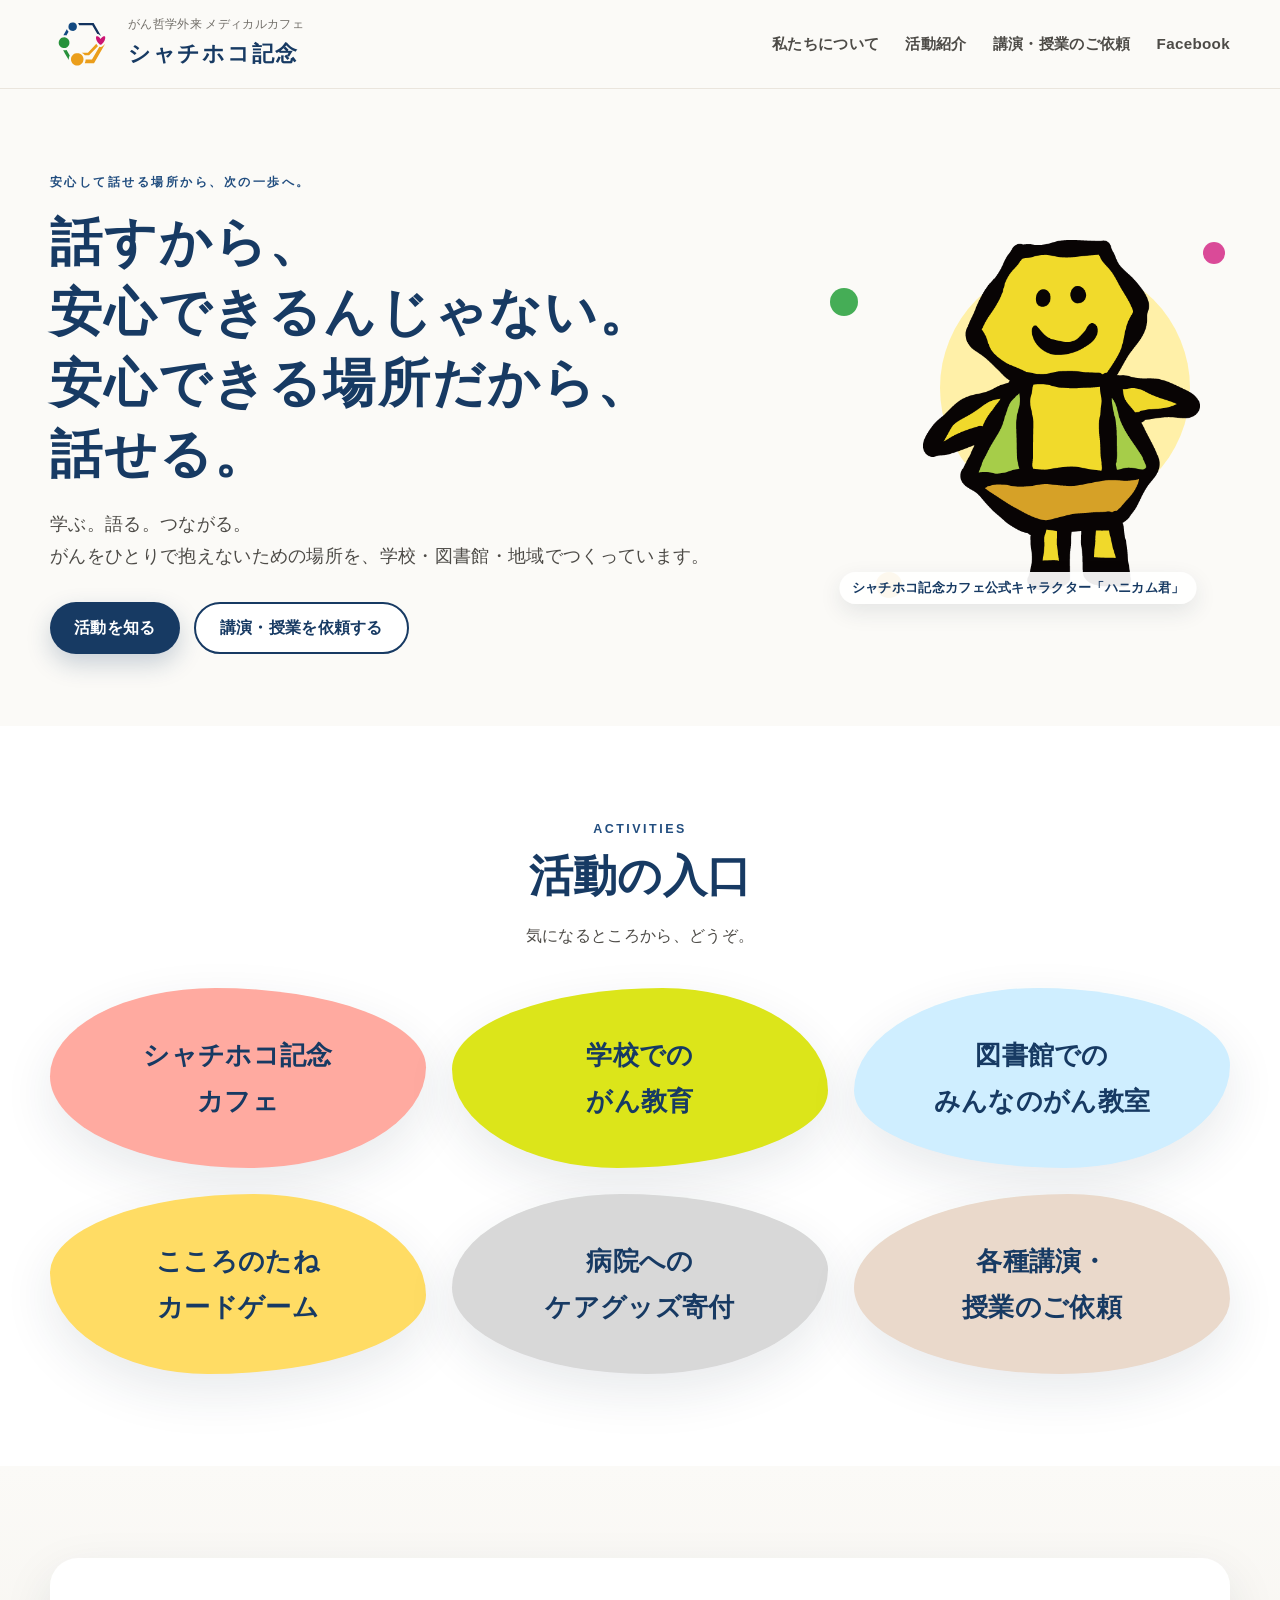
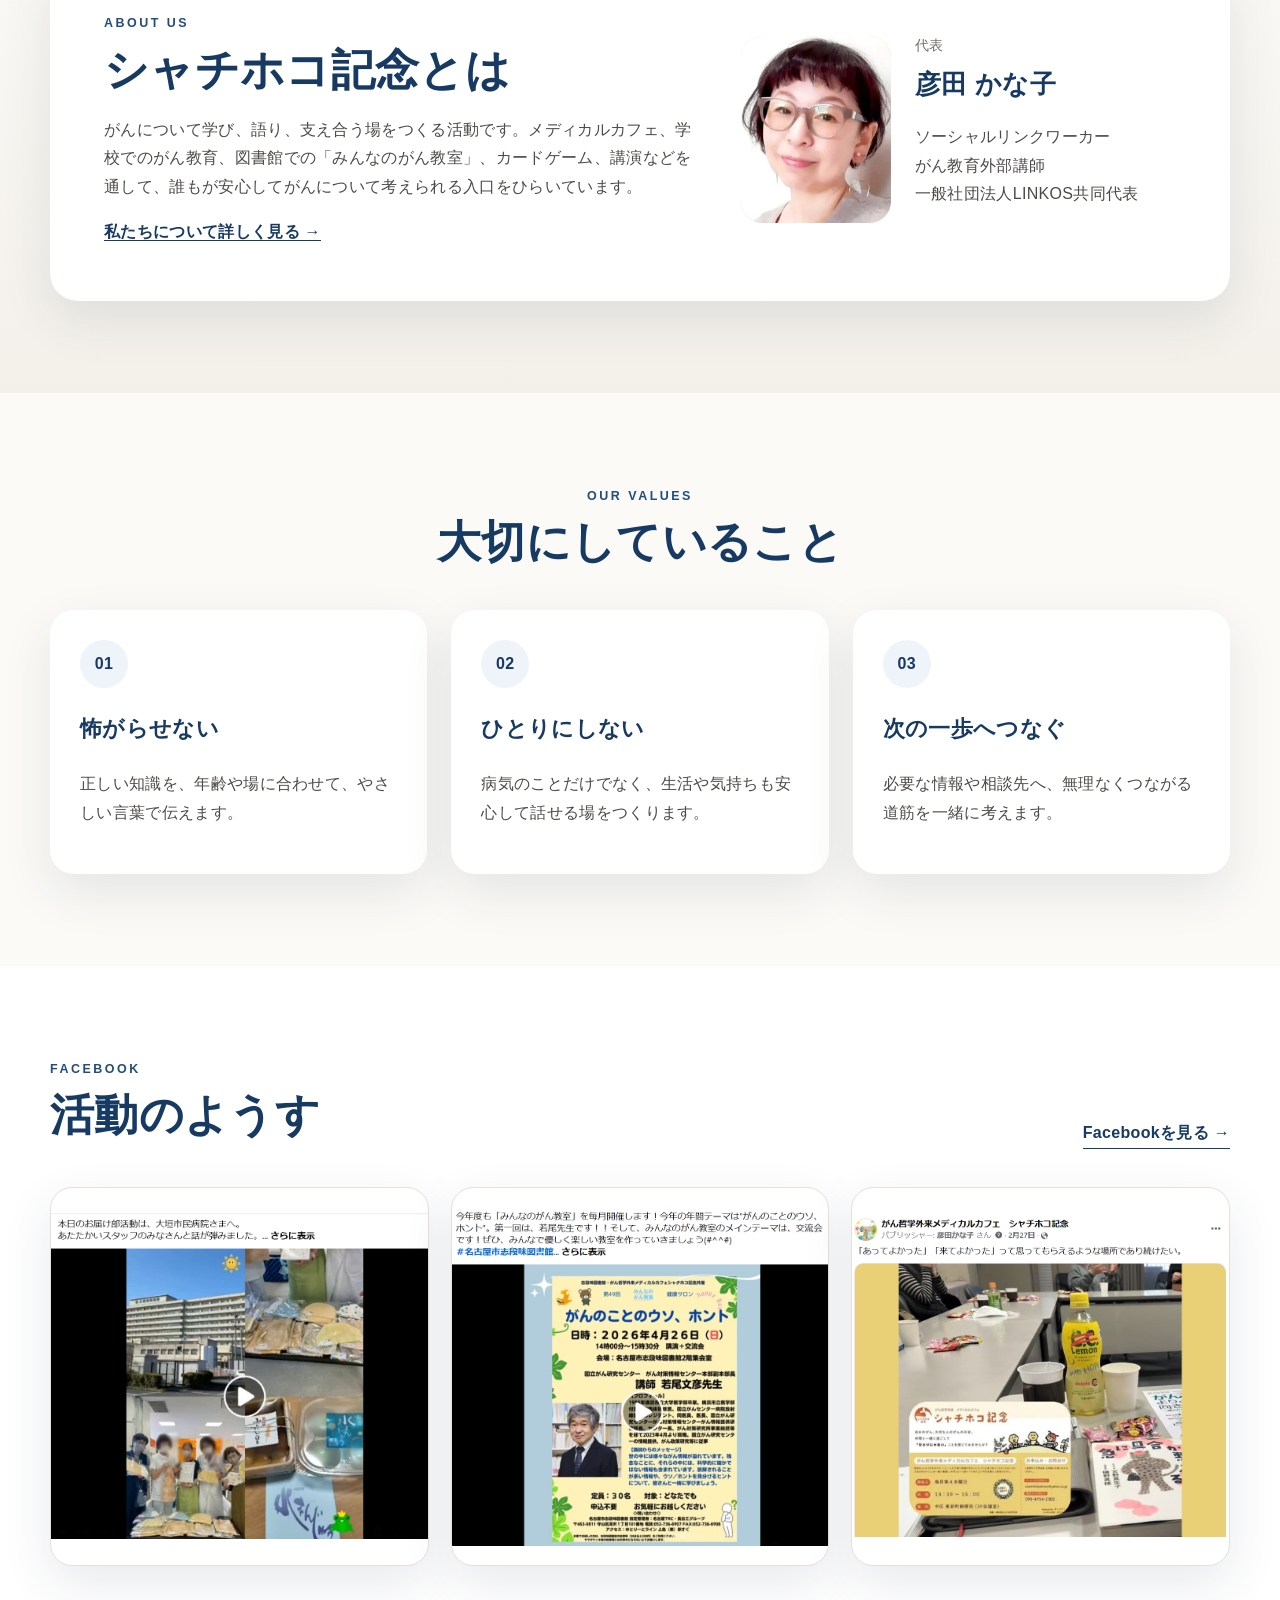
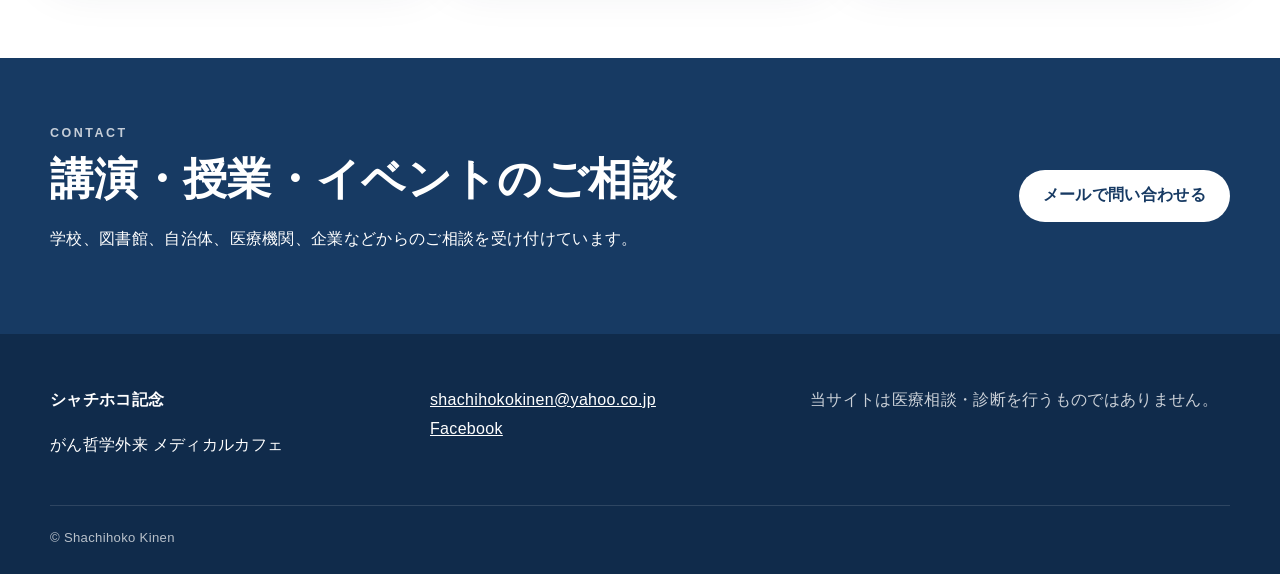
<file: index.html>
<!doctype html>
<html lang="ja">
<head>
  <meta charset="utf-8">
  <meta name="viewport" content="width=device-width, initial-scale=1">
  <meta name="description" content="がん哲学外来メディカルカフェ『シャチホコ記念』。学ぶ・語る・つながる場を、学校・図書館・地域でひらいています。">
  <title>シャチホコ記念｜学ぶ。語る。つながる。</title>
  <link rel="stylesheet" href="styles.css">
</head>
<body>
  <a class="skip-link" href="#main">本文へ移動</a>
  <header class="site-header">
    <div class="container header-inner">
      <a class="brand" href="index.html" aria-label="シャチホコ記念 ホーム">
        <span class="brand-mark" aria-hidden="true"><i></i><i></i><i></i></span>
        <span><small>がん哲学外来 メディカルカフェ</small><strong>シャチホコ記念</strong></span>
      </a>
      <button class="nav-toggle" aria-expanded="false" aria-controls="global-nav">メニュー</button>
      <nav id="global-nav" class="global-nav" aria-label="メインメニュー">
        <a href="about.html">私たちについて</a>
        <a href="activities.html">活動紹介</a>
        <a href="request.html">講演・授業のご依頼</a>
        <a href="https://www.facebook.com/shachihokokinen" target="_blank" rel="noopener noreferrer">Facebook</a>
      </nav>
    </div>
  </header>

  <main id="main">
    <section class="hero">
      <div class="container hero-grid">
        <div class="hero-copy">
          <p class="eyebrow">安心して話せる場所から、次の一歩へ。</p>
          <h1 class="hero-message">
            <span class="hero-message-line"><span class="hero-phrase">話すから、</span><span class="hero-phrase">安心できるんじゃない。</span></span>
            <span class="hero-message-line"><span class="hero-phrase">安心できる場所だから、</span><span class="hero-phrase">話せる。</span></span>
          </h1>
          <p class="hero-lead">学ぶ。語る。つながる。<br>がんをひとりで抱えないための場所を、学校・図書館・地域でつくっています。</p>
          <div class="button-row">
            <a class="button primary" href="activities.html">活動を知る</a>
            <a class="button secondary" href="request.html">講演・授業を依頼する</a>
          </div>
        </div>
        <div class="hero-visual" aria-label="シャチホコ記念の活動を表すイラスト">
          <div class="sun"></div>
          <div class="character"><span>ここに<br>キャラクター画像</span></div>
          <div class="floating-dot dot-one"></div>
          <div class="floating-dot dot-two"></div>
          <div class="floating-dot dot-three"></div>
        </div>
      </div>
    </section>

    <section class="section activities-overview">
      <div class="container">
        <div class="section-heading centered">
          <p class="eyebrow">ACTIVITIES</p>
          <h2>活動の入口</h2>
          <p>気になるところから、どうぞ。</p>
        </div>
        <div class="bubble-grid">
          <a class="bubble bubble-coral" href="cafe.html"><span>シャチホコ記念<br>カフェ</span></a>
          <a class="bubble bubble-lime" href="education.html"><span>学校での<br>がん教育</span></a>
          <a class="bubble bubble-sky" href="library.html"><span>図書館での<br>みんなのがん教室</span></a>
          <a class="bubble bubble-yellow" href="cards.html"><span>こころのたね<br>カードゲーム</span></a>
          <a class="bubble bubble-gray" href="care.html"><span>病院への<br>ケアグッズ寄付</span></a>
          <a class="bubble bubble-beige" href="request.html"><span>各種講演・<br>授業のご依頼</span></a>
        </div>
      </div>
    </section>

    <section class="section intro-section">
      <div class="container split-card">
        <div>
          <p class="eyebrow">ABOUT US</p>
          <h2>シャチホコ記念とは</h2>
          <p>がんについて学び、語り、支え合う場をつくる活動です。メディカルカフェ、学校でのがん教育、図書館での「みんなのがん教室」、カードゲーム、講演などを通して、誰もが安心してがんについて考えられる入口をひらいています。</p>
          <a class="text-link" href="about.html">私たちについて詳しく見る →</a>
        </div>
        <div class="profile-mini">
          <img class="photo-placeholder" src="[data-uri]" alt="シャチホコ記念代表 彦田かな子" style="width:100%;aspect-ratio:4/5;object-fit:cover;object-position:center 32%;border-radius:22px;">
          <div>
            <p class="role">代表</p>
            <h3>彦田 かな子</h3>
            <p>ソーシャルリンクワーカー<br>がん教育外部講師<br>一般社団法人LINKOS共同代表</p>
          </div>
        </div>
      </div>
    </section>

    <section class="section values-section">
      <div class="container">
        <div class="section-heading centered">
          <p class="eyebrow">OUR VALUES</p>
          <h2>大切にしていること</h2>
        </div>
        <div class="card-grid three">
          <article class="value-card"><span class="icon">01</span><h3>怖がらせない</h3><p>正しい知識を、年齢や場に合わせて、やさしい言葉で伝えます。</p></article>
          <article class="value-card"><span class="icon">02</span><h3>ひとりにしない</h3><p>病気のことだけでなく、生活や気持ちも安心して話せる場をつくります。</p></article>
          <article class="value-card"><span class="icon">03</span><h3>次の一歩へつなぐ</h3><p>必要な情報や相談先へ、無理なくつながる道筋を一緒に考えます。</p></article>
        </div>
      </div>
    </section>

    <section class="section instagram-section">
      <div class="container">
        <div class="section-heading row-heading">
          <div><p class="eyebrow">FACEBOOK</p><h2>活動のようす</h2></div>
          <a class="text-link" href="https://www.facebook.com/shachihokokinen" target="_blank" rel="noopener noreferrer">Facebookを見る →</a>
        </div>
        <div class="instagram-grid">
          <a href="https://www.facebook.com/shachihokokinen" target="_blank" rel="noopener noreferrer" class="insta-placeholder">Facebook投稿画像 1</a>
          <a href="https://www.facebook.com/shachihokokinen" target="_blank" rel="noopener noreferrer" class="insta-placeholder">Facebook投稿画像 2</a>
          <a href="https://www.facebook.com/shachihokokinen" target="_blank" rel="noopener noreferrer" class="insta-placeholder">Facebook投稿画像 3</a>
        </div>
      </div>
    </section>

    <section class="cta-section">
      <div class="container cta-inner">
        <div><p class="eyebrow light">CONTACT</p><h2>講演・授業・イベントのご相談</h2><p>学校、図書館、自治体、医療機関、企業などからのご相談を受け付けています。</p></div>
        <a class="button light-button" href="mailto:shachihokokinen@yahoo.co.jp">メールで問い合わせる</a>
      </div>
    </section>
  </main>

  <footer class="site-footer">
    <div class="container footer-grid">
      <div><strong>シャチホコ記念</strong><p>がん哲学外来 メディカルカフェ</p></div>
      <div><a href="mailto:shachihokokinen@yahoo.co.jp">shachihokokinen@yahoo.co.jp</a><br><a href="https://www.facebook.com/shachihokokinen" target="_blank" rel="noopener noreferrer">Facebook</a></div>
      <p class="footer-note">当サイトは医療相談・診断を行うものではありません。</p>
    </div>
    <div class="container copyright">© Shachihoko Kinen</div>
  </footer>
  <script src="script.js"></script>
  <!-- Cloudflare Web Analytics --><script defer src='https://static.cloudflareinsights.com/beacon.min.js' data-cf-beacon='{"token": "e6adf158da30478fa722baf72104367c"}'></script><!-- End Cloudflare Web Analytics -->
</body>
</html>
</file>
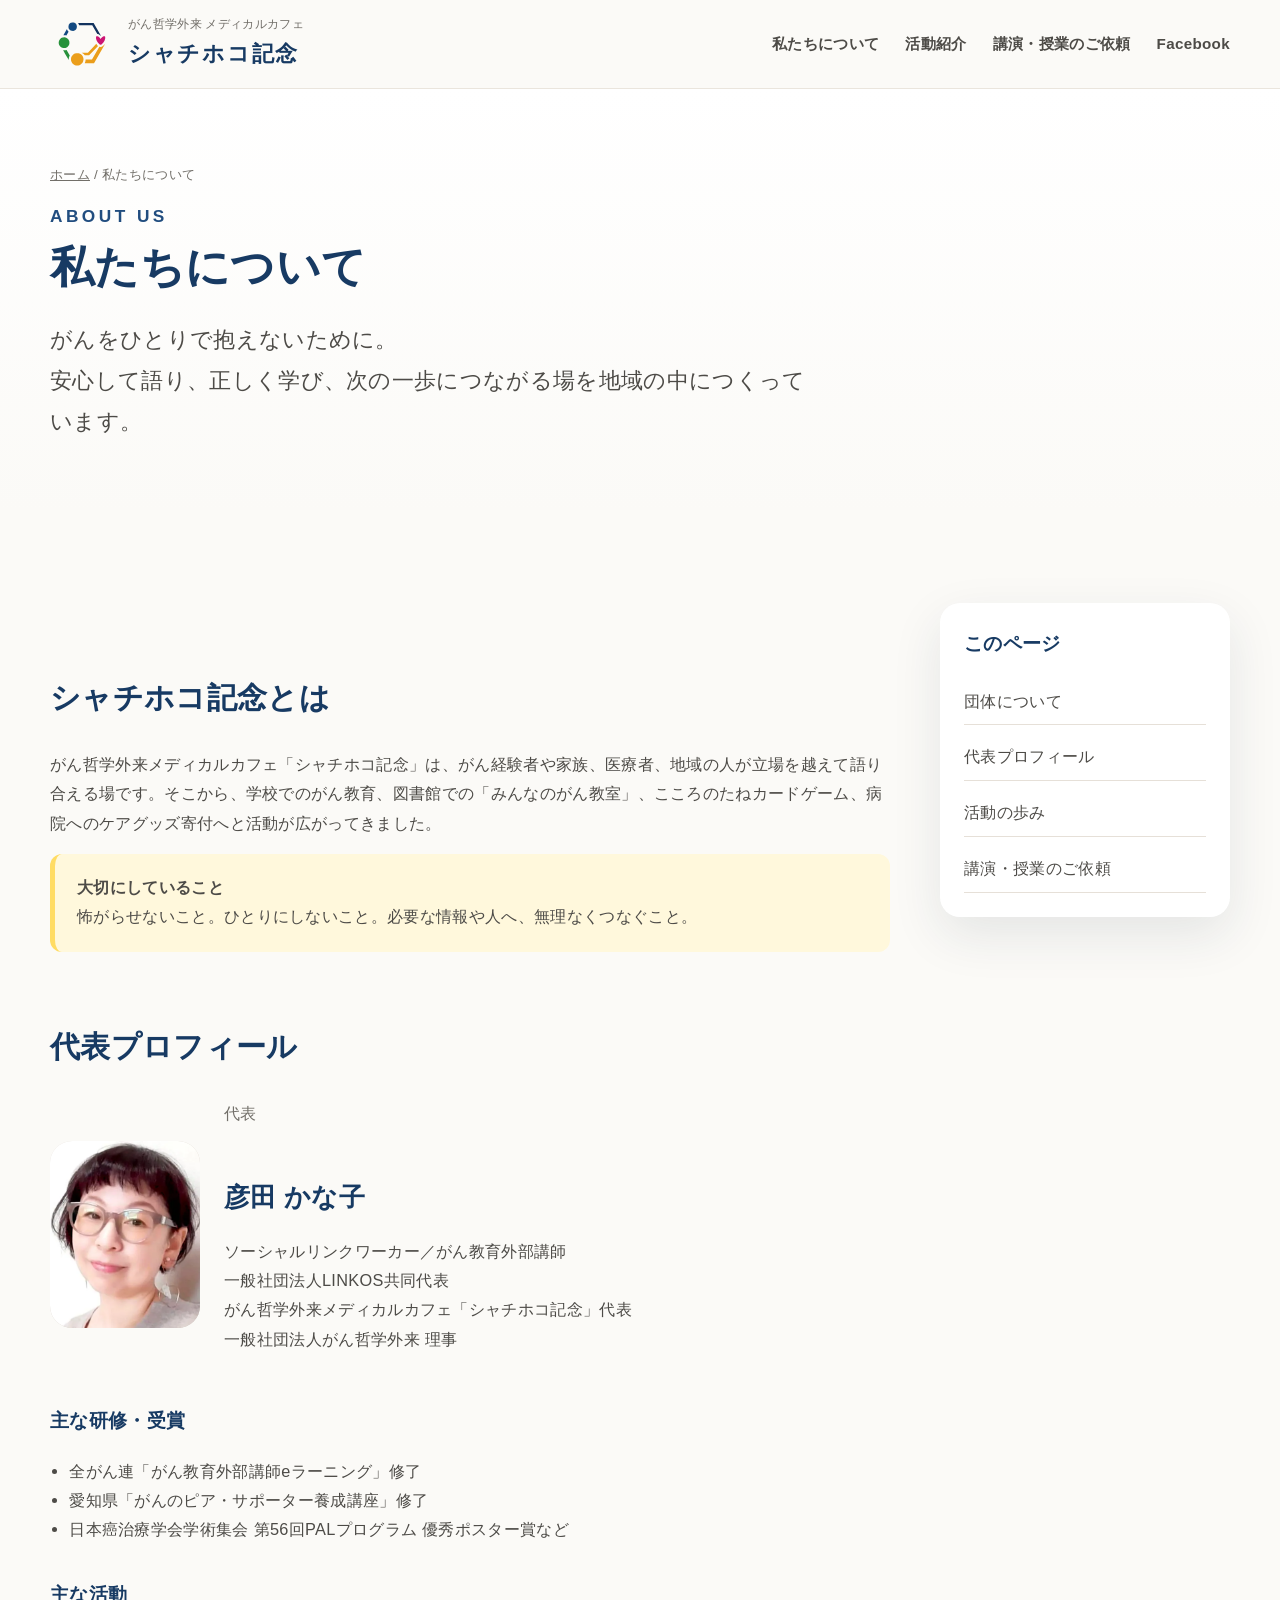
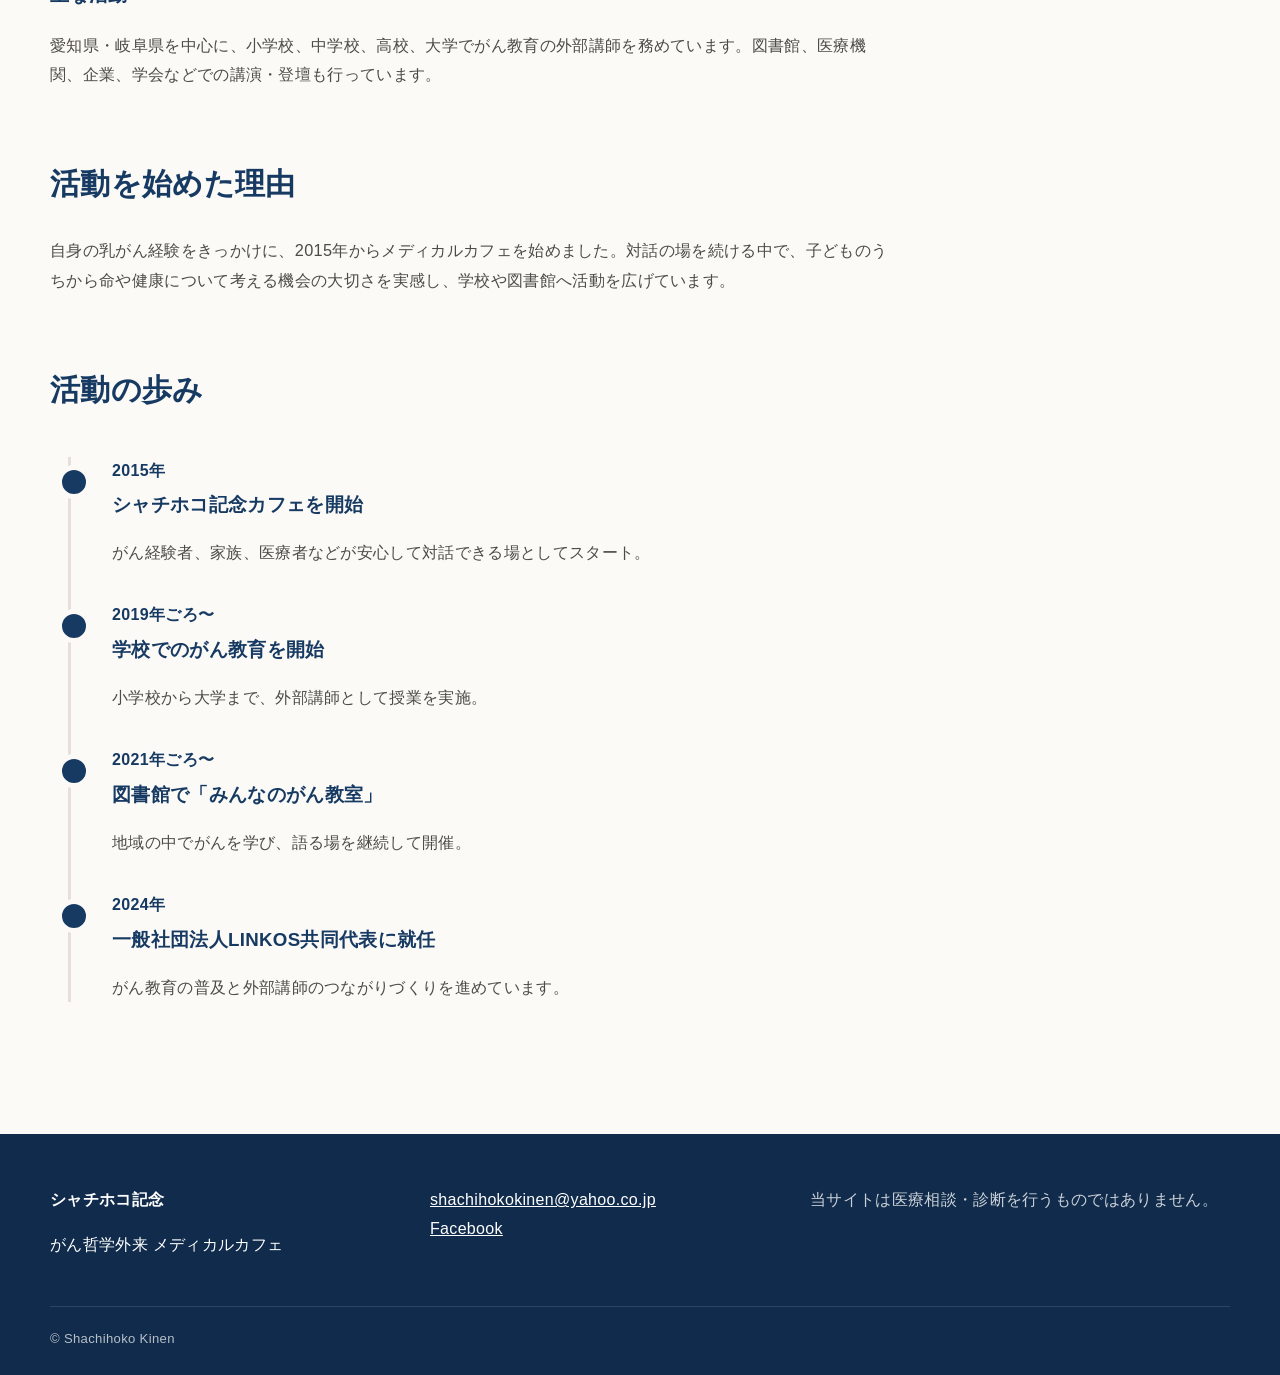
<file: about.html>
<!doctype html><html lang="ja"><head><meta charset="utf-8"><meta name="viewport" content="width=device-width,initial-scale=1"><meta name="description" content="シャチホコ記念の理念、代表者、活動の歩みをご紹介します。"><title>私たちについて｜シャチホコ記念</title><link rel="stylesheet" href="styles.css"></head><body><a class="skip-link" href="#main">本文へ移動</a><header class="site-header"><div class="container header-inner"><a class="brand" href="index.html"><span class="brand-mark" aria-hidden="true"><i></i><i></i><i></i></span><span><small>がん哲学外来 メディカルカフェ</small><strong>シャチホコ記念</strong></span></a><button class="nav-toggle" aria-expanded="false" aria-controls="global-nav">メニュー</button><nav id="global-nav" class="global-nav"><a href="about.html">私たちについて</a><a href="activities.html">活動紹介</a><a href="request.html">講演・授業のご依頼</a><a href="https://www.facebook.com/shachihokokinen" target="_blank" rel="noopener noreferrer">Facebook</a></nav></div></header><main id="main"><section class="page-hero"><div class="container"><div class="breadcrumbs"><a href="index.html">ホーム</a> / 私たちについて</div><p class="eyebrow">ABOUT US</p><h1>私たちについて</h1><p>がんをひとりで抱えないために。安心して語り、正しく学び、次の一歩につながる場を地域の中につくっています。</p></div></section><section class="section"><div class="container page-grid"><article class="prose"><h2>シャチホコ記念とは</h2><p>がん哲学外来メディカルカフェ「シャチホコ記念」は、がん経験者や家族、医療者、地域の人が立場を越えて語り合える場です。そこから、学校でのがん教育、図書館での「みんなのがん教室」、こころのたねカードゲーム、病院へのケアグッズ寄付へと活動が広がってきました。</p><div class="notice"><strong>大切にしていること</strong><br>怖がらせないこと。ひとりにしないこと。必要な情報や人へ、無理なくつなぐこと。</div><h2>代表プロフィール</h2><div class="profile-mini"><img class="photo-placeholder" src="[data-uri]" alt="シャチホコ記念代表 彦田かな子" style="width:100%;aspect-ratio:4/5;object-fit:cover;object-position:center 32%;border-radius:22px;"><div><p class="role">代表</p><h3>彦田 かな子</h3><p>ソーシャルリンクワーカー／がん教育外部講師<br>一般社団法人LINKOS共同代表<br>がん哲学外来メディカルカフェ「シャチホコ記念」代表<br>一般社団法人がん哲学外来 理事</p></div></div><h3>主な研修・受賞</h3><ul><li>全がん連「がん教育外部講師eラーニング」修了</li><li>愛知県「がんのピア・サポーター養成講座」修了</li><li>がんサポートかごしま「いのちの語り手講座」修了</li><li>日本癌治療学会学術集会 第56回PALプログラム 優秀ポスター賞</li></ul><h3>主な活動</h3><p>愛知県・岐阜県を中心に、小学校、中学校、高校、大学でがん教育の外部講師を務めています。図書館、医療機関、企業、学会などでの講演・登壇も行っています。</p><h2>活動を始めた理由</h2><p>自身の乳がん経験をきっかけに、2015年からメディカルカフェを始めました。対話の場を続ける中で、子どものうちから命や健康について考える機会の大切さを実感し、学校や図書館へ活動を広げています。</p><h2>活動の歩み</h2><div class="timeline"><div class="timeline-item"><time>2015年</time><h3>シャチホコ記念カフェを開始</h3><p>がん経験者、家族、医療者などが安心して対話できる場としてスタート。</p></div><div class="timeline-item"><time>2019年ごろ〜</time><h3>学校でのがん教育を開始</h3><p>小学校から大学まで、外部講師として授業を実施。</p></div><div class="timeline-item"><time>2021年ごろ〜</time><h3>図書館で「みんなのがん教室」</h3><p>地域の中でがんを学び、語る場を継続して開催。</p></div><div class="timeline-item"><time>2024年</time><h3>一般社団法人LINKOS共同代表に就任</h3><p>がん教育の普及と外部講師のつながりづくりを進めています。</p></div></div><p class="notice">※開始時期や実績数は、正式公開前に最新情報へ更新します。</p></article><aside><div class="sidebar-card"><h3>このページ</h3><nav><a href="#">団体について</a><a href="#">代表プロフィール</a><a href="#">活動の歩み</a><a href="request.html">講演・授業のご依頼</a></nav></div></aside></div></section></main><footer class="site-footer"><div class="container footer-grid"><div><strong>シャチホコ記念</strong><p>がん哲学外来 メディカルカフェ</p></div><div><a href="mailto:shachihokokinen@yahoo.co.jp">shachihokokinen@yahoo.co.jp</a><br><a href="https://www.facebook.com/shachihokokinen" target="_blank" rel="noopener noreferrer">Facebook</a></div><p class="footer-note">当サイトは医療相談・診断を行うものではありません。</p></div><div class="container copyright">© Shachihoko Kinen</div></footer><script src="script.js"></script></body></html>
</file>
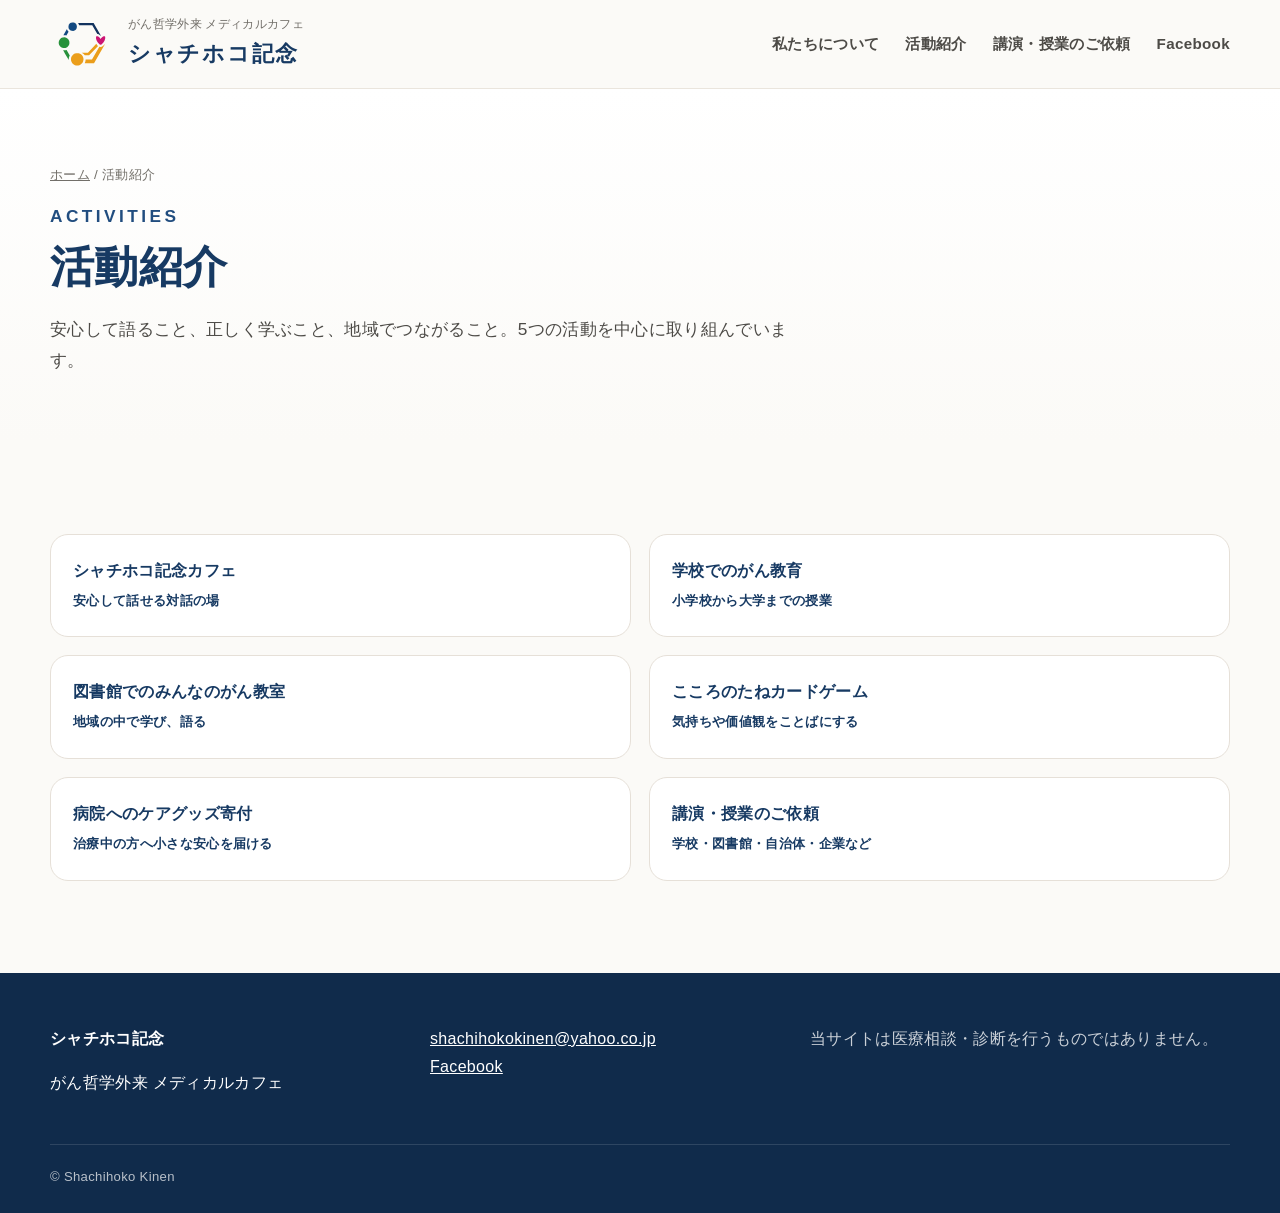
<file: activities.html>
<!doctype html><html lang="ja"><head><meta charset="utf-8"><meta name="viewport" content="width=device-width,initial-scale=1"><meta name="description" content="シャチホコ記念の活動をご紹介します。"><title>活動紹介｜シャチホコ記念</title><link rel="stylesheet" href="styles.css"></head><body><a class="skip-link" href="#main">本文へ移動</a><header class="site-header"><div class="container header-inner"><a class="brand" href="index.html"><span class="brand-mark" aria-hidden="true"><i></i><i></i><i></i></span><span><small>がん哲学外来 メディカルカフェ</small><strong>シャチホコ記念</strong></span></a><button class="nav-toggle" aria-expanded="false" aria-controls="global-nav">メニュー</button><nav id="global-nav" class="global-nav"><a href="about.html">私たちについて</a><a href="activities.html">活動紹介</a><a href="request.html">講演・授業のご依頼</a><a href="https://www.facebook.com/shachihokokinen" target="_blank" rel="noopener noreferrer">Facebook</a></nav></div></header><main id="main"><section class="page-hero"><div class="container"><div class="breadcrumbs"><a href="index.html">ホーム</a> / 活動紹介</div><p class="eyebrow">ACTIVITIES</p><h1>活動紹介</h1><p>安心して語ること、正しく学ぶこと、地域でつながること。5つの活動を中心に取り組んでいます。</p></div></section><section class="section"><div class="container"><div class="list-links"><a class="list-link" href="cafe.html">シャチホコ記念カフェ<br><small>安心して話せる対話の場</small></a><a class="list-link" href="education.html">学校でのがん教育<br><small>小学校から大学までの授業</small></a><a class="list-link" href="library.html">図書館でのみんなのがん教室<br><small>地域の中で学び、語る</small></a><a class="list-link" href="cards.html">こころのたねカードゲーム<br><small>気持ちや価値観をことばにする</small></a><a class="list-link" href="care.html">病院へのケアグッズ寄付<br><small>治療中の方へ小さな安心を届ける</small></a><a class="list-link" href="request.html">講演・授業のご依頼<br><small>学校・図書館・自治体・企業など</small></a></div></div></section></main><footer class="site-footer"><div class="container footer-grid"><div><strong>シャチホコ記念</strong><p>がん哲学外来 メディカルカフェ</p></div><div><a href="mailto:shachihokokinen@yahoo.co.jp">shachihokokinen@yahoo.co.jp</a><br><a href="https://www.facebook.com/shachihokokinen" target="_blank" rel="noopener noreferrer">Facebook</a></div><p class="footer-note">当サイトは医療相談・診断を行うものではありません。</p></div><div class="container copyright">© Shachihoko Kinen</div></footer><script src="script.js"></script></body></html>
</file>
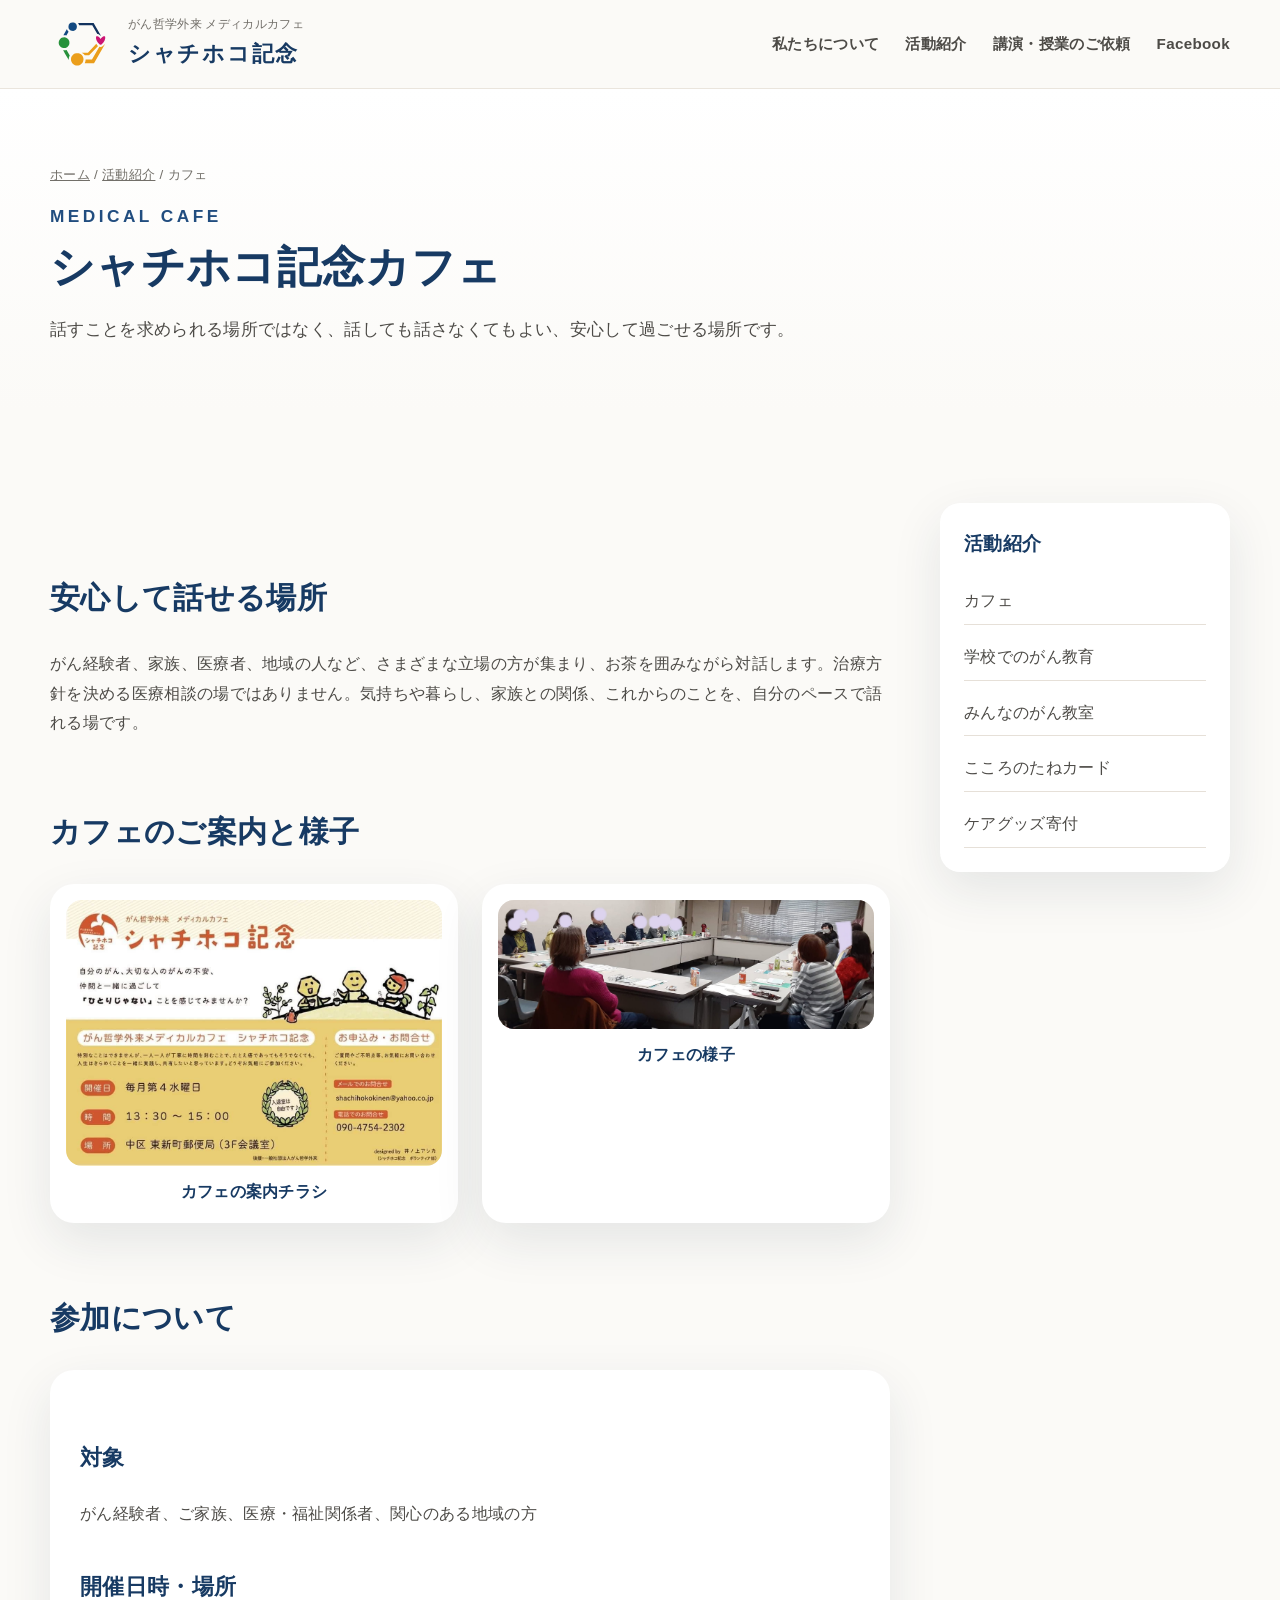
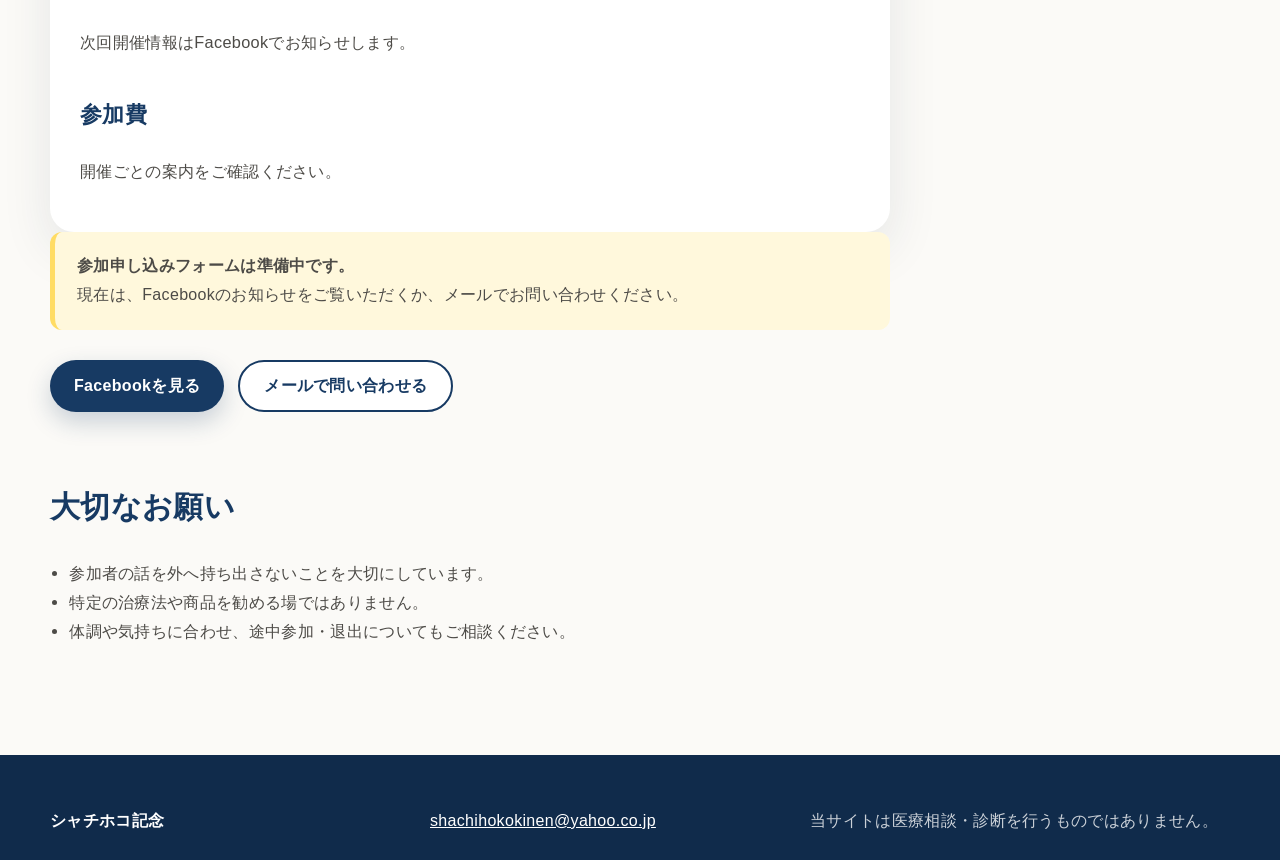
<file: cafe.html>
<!doctype html><html lang="ja"><head><meta charset="utf-8"><meta name="viewport" content="width=device-width,initial-scale=1"><title>シャチホコ記念カフェ｜シャチホコ記念</title><link rel="stylesheet" href="styles.css"></head><body><header class="site-header"><div class="container header-inner"><a class="brand" href="index.html"><span class="brand-mark" aria-hidden="true"><i></i><i></i><i></i></span><span><small>がん哲学外来 メディカルカフェ</small><strong>シャチホコ記念</strong></span></a><button class="nav-toggle" aria-expanded="false" aria-controls="global-nav">メニュー</button><nav id="global-nav" class="global-nav"><a href="about.html">私たちについて</a><a href="activities.html">活動紹介</a><a href="request.html">講演・授業のご依頼</a><a href="https://www.facebook.com/shachihokokinen" target="_blank" rel="noopener noreferrer">Facebook</a></nav></div></header><main><section class="page-hero"><div class="container"><div class="breadcrumbs"><a href="index.html">ホーム</a> / <a href="activities.html">活動紹介</a> / カフェ</div><p class="eyebrow">MEDICAL CAFE</p><h1>シャチホコ記念カフェ</h1><p>話すことを求められる場所ではなく、話しても話さなくてもよい、安心して過ごせる場所です。</p></div></section><section class="section"><div class="container page-grid"><article class="prose"><h2>安心して話せる場所</h2><p>がん経験者、家族、医療者、地域の人など、さまざまな立場の方が集まり、お茶を囲みながら対話します。治療方針を決める医療相談の場ではありません。気持ちや暮らし、家族との関係、これからのことを、自分のペースで語れる場です。</p><h2>カフェのご案内と様子</h2><div style="display:grid;grid-template-columns:repeat(auto-fit,minmax(260px,1fr));gap:24px;margin:24px 0 42px;"><figure style="margin:0;background:#fff;border-radius:24px;padding:16px;box-shadow:0 18px 50px rgba(33,52,73,.10);"><img src="tirasi.jpg" alt="シャチホコ記念カフェの案内チラシ" style="display:block;width:100%;height:auto;max-height:680px;object-fit:contain;border-radius:16px;background:#f7f4ef;"><figcaption style="margin-top:12px;text-align:center;color:#173a63;font-weight:700;">カフェの案内チラシ</figcaption></figure><figure style="margin:0;background:#fff;border-radius:24px;padding:16px;box-shadow:0 18px 50px rgba(33,52,73,.10);"><img src="cafe2.jpg" alt="シャチホコ記念カフェの様子" style="display:block;width:100%;height:auto;max-height:680px;object-fit:contain;border-radius:16px;background:#f7f4ef;"><figcaption style="margin-top:12px;text-align:center;color:#173a63;font-weight:700;">カフェの様子</figcaption></figure></div><h2>参加について</h2><div class="content-card"><h3>対象</h3><p>がん経験者、ご家族、医療・福祉関係者、関心のある地域の方</p><h3>開催日時・場所</h3><p>次回開催情報はFacebookでお知らせします。</p><h3>参加費</h3><p>開催ごとの案内をご確認ください。</p></div><div class="notice"><strong>参加申し込みフォームは準備中です。</strong><br>現在は、Facebookのお知らせをご覧いただくか、メールでお問い合わせください。</div><div class="button-row"><a class="button primary" href="https://www.facebook.com/shachihokokinen" target="_blank" rel="noopener noreferrer">Facebookを見る</a><a class="button secondary" href="mailto:shachihokokinen@yahoo.co.jp">メールで問い合わせる</a></div><h2>大切なお願い</h2><ul><li>参加者の話を外へ持ち出さないことを大切にしています。</li><li>特定の治療法や商品を勧める場ではありません。</li><li>体調や気持ちに合わせ、途中参加・退出についてもご相談ください。</li></ul></article><aside><div class="sidebar-card"><h3>活動紹介</h3><nav><a href="cafe.html">カフェ</a><a href="education.html">学校でのがん教育</a><a href="library.html">みんなのがん教室</a><a href="cards.html">こころのたねカード</a><a href="care.html">ケアグッズ寄付</a></nav></div></aside></div></section></main><footer class="site-footer"><div class="container footer-grid"><div><strong>シャチホコ記念</strong></div><div><a href="mailto:shachihokokinen@yahoo.co.jp">shachihokokinen@yahoo.co.jp</a></div><p class="footer-note">当サイトは医療相談・診断を行うものではありません。</p></div></footer><script src="script.js"></script></body></html>
</file>
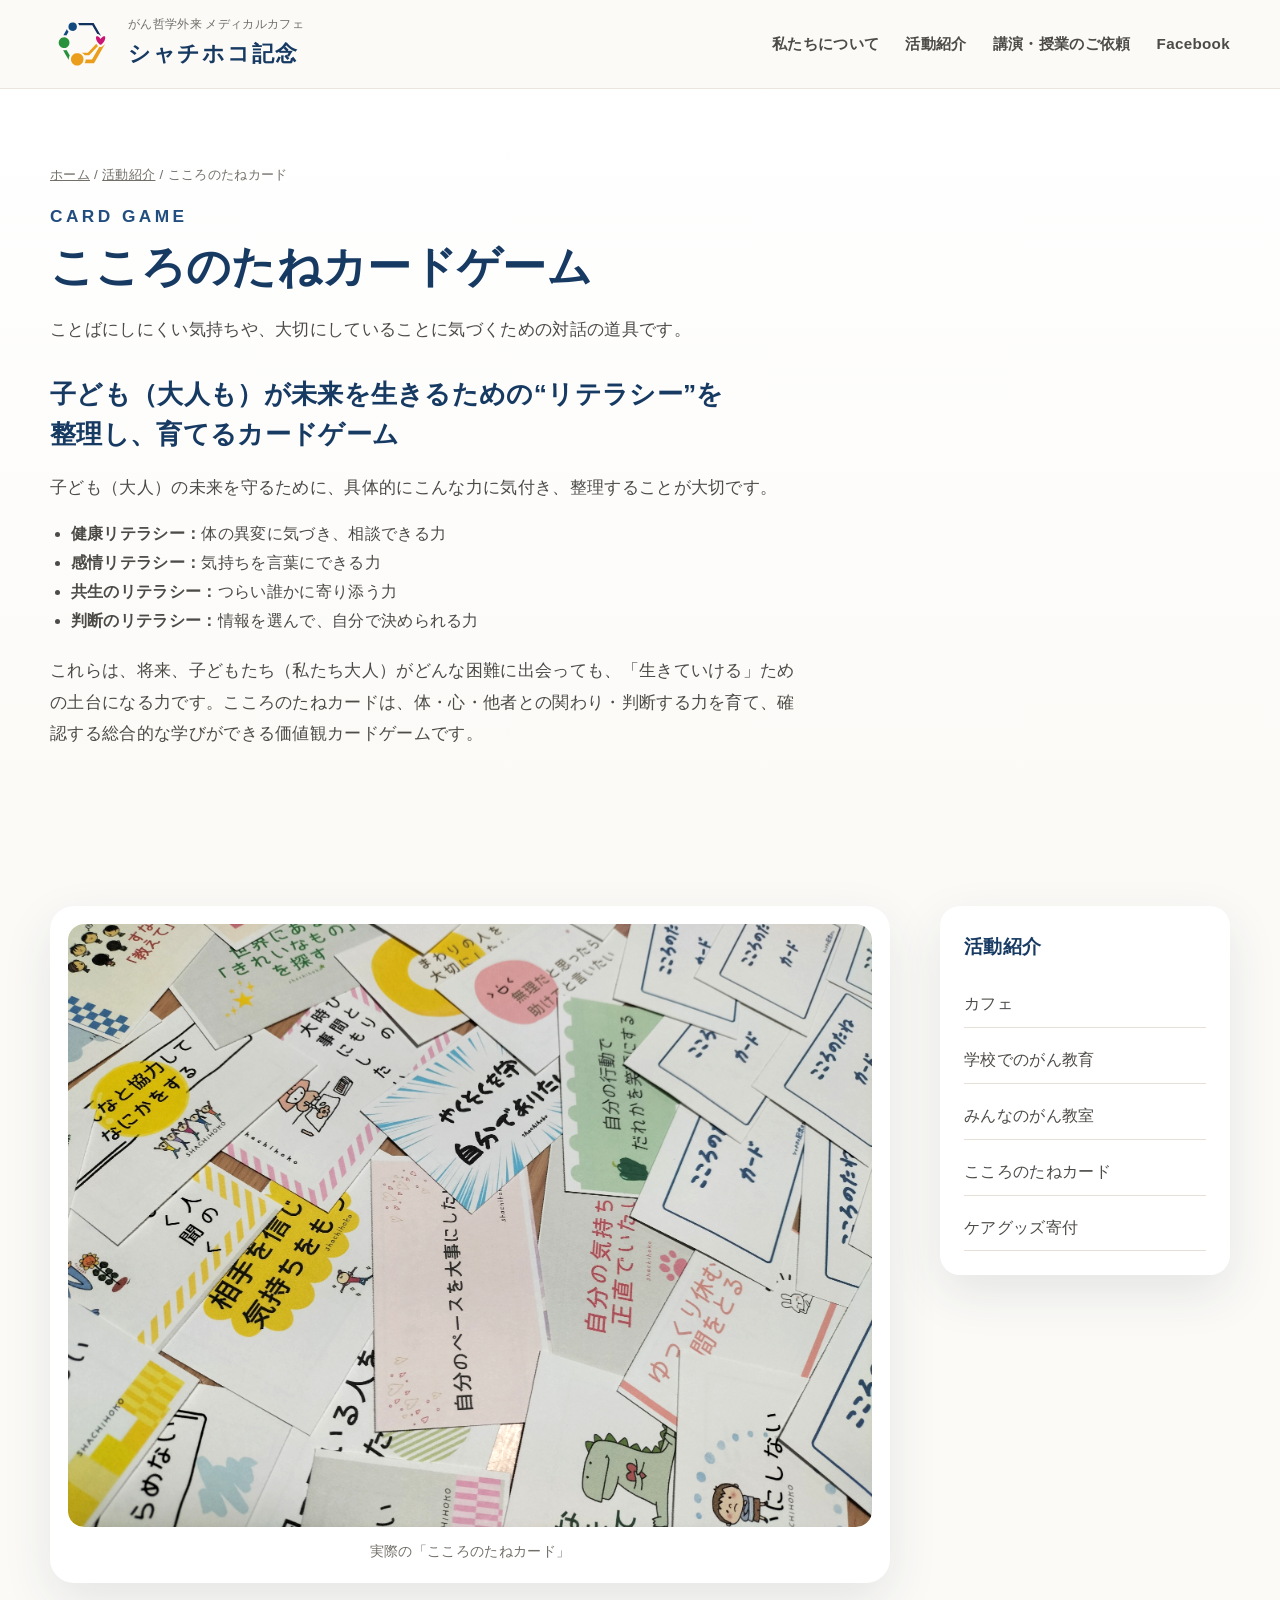
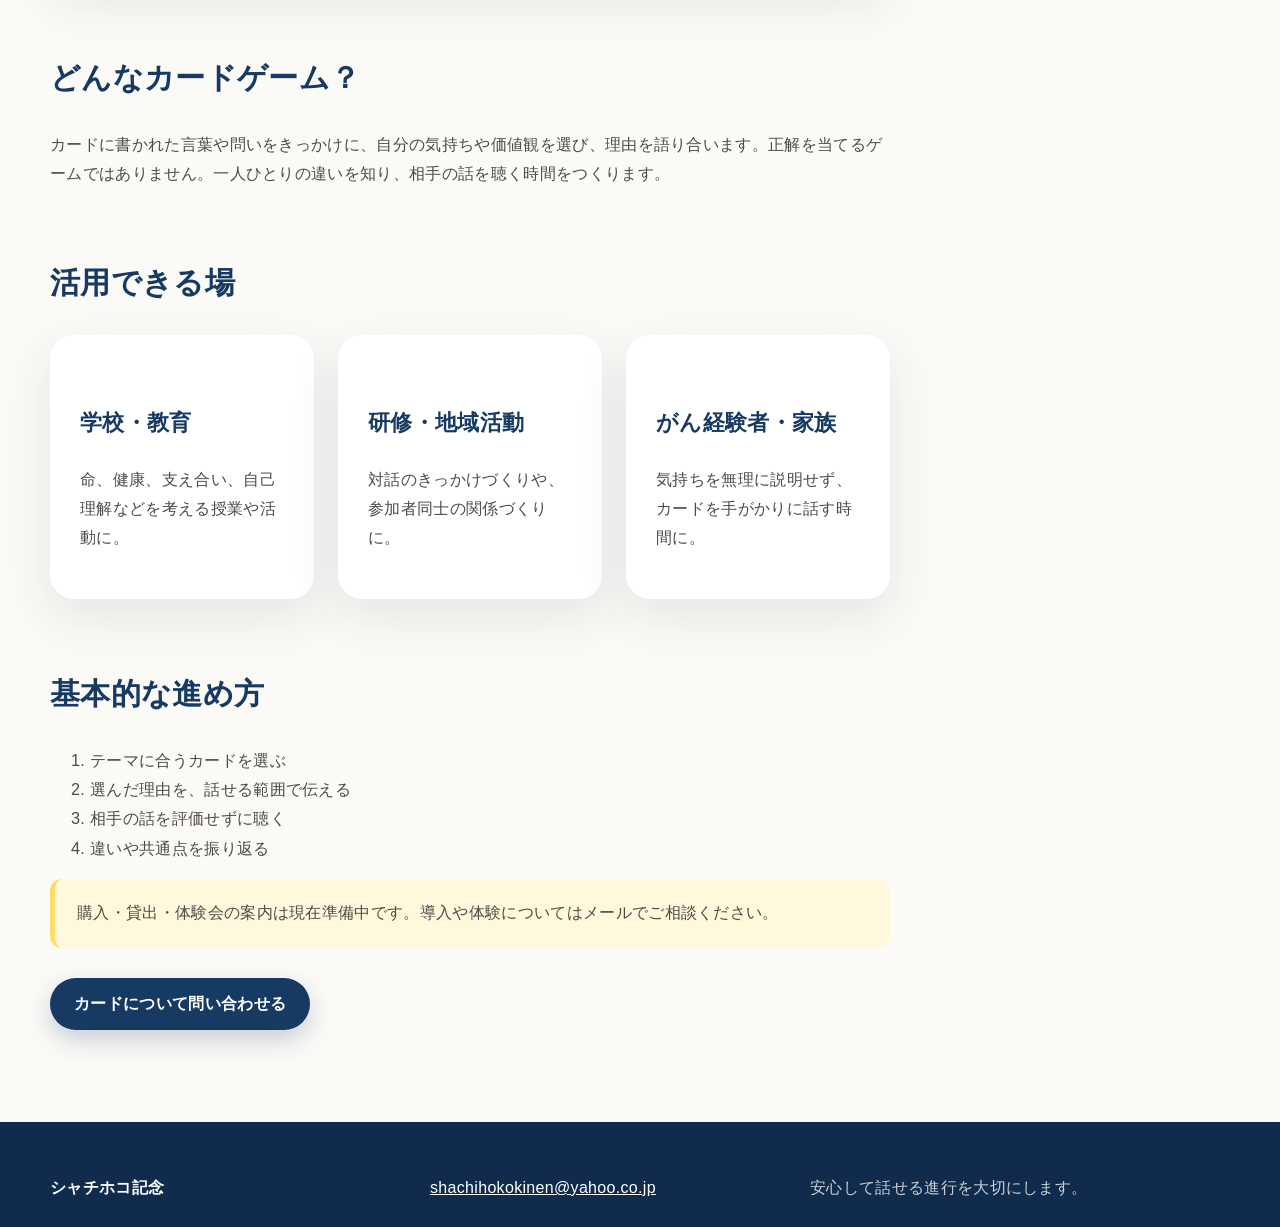
<file: cards.html>
<!doctype html><html lang="ja"><head><meta charset="utf-8"><meta name="viewport" content="width=device-width,initial-scale=1"><title>こころのたねカードゲーム｜シャチホコ記念</title><link rel="stylesheet" href="styles.css"></head><body><header class="site-header"><div class="container header-inner"><a class="brand" href="index.html"><span class="brand-mark" aria-hidden="true"><i></i><i></i><i></i></span><span><small>がん哲学外来 メディカルカフェ</small><strong>シャチホコ記念</strong></span></a><button class="nav-toggle" aria-expanded="false" aria-controls="global-nav">メニュー</button><nav id="global-nav" class="global-nav"><a href="about.html">私たちについて</a><a href="activities.html">活動紹介</a><a href="request.html">講演・授業のご依頼</a><a href="https://www.facebook.com/shachihokokinen" target="_blank" rel="noopener noreferrer">Facebook</a></nav></div></header><main><section class="page-hero"><div class="container"><div class="breadcrumbs"><a href="index.html">ホーム</a> / <a href="activities.html">活動紹介</a> / こころのたねカード</div><p class="eyebrow">CARD GAME</p><h1>こころのたねカードゲーム</h1><p>ことばにしにくい気持ちや、大切にしていることに気づくための対話の道具です。</p><div style="margin-top:30px;max-width:900px;"><h2 style="margin:0 0 14px;color:#173a63;font-size:clamp(1.25rem,2.2vw,1.65rem);line-height:1.5;">子ども（大人も）が未来を生きるための“リテラシー”を<br>整理し、育てるカードゲーム</h2><p>子ども（大人）の未来を守るために、具体的にこんな力に気付き、整理することが大切です。</p><ul style="margin:16px 0 20px;padding-left:1.3em;"><li><strong>健康リテラシー：</strong>体の異変に気づき、相談できる力</li><li><strong>感情リテラシー：</strong>気持ちを言葉にできる力</li><li><strong>共生のリテラシー：</strong>つらい誰かに寄り添う力</li><li><strong>判断のリテラシー：</strong>情報を選んで、自分で決められる力</li></ul><p>これらは、将来、子どもたち（私たち大人）がどんな困難に出会っても、「生きていける」ための土台になる力です。こころのたねカードは、体・心・他者との関わり・判断する力を育て、確認する総合的な学びができる価値観カードゲームです。</p></div></div></section><section class="section"><div class="container page-grid"><article class="prose"><figure style="margin:0 0 42px;background:#fff;border-radius:24px;padding:18px;box-shadow:0 18px 50px rgba(33,52,73,.10);"><img src="tanekado.png" alt="実際のこころのたねカード" style="display:block;width:100%;height:auto;max-height:620px;object-fit:contain;border-radius:16px;background:#f7f4ef;filter:brightness(1.14) contrast(1.03);"><figcaption style="margin-top:12px;text-align:center;color:#726f69;font-size:.9rem;">実際の「こころのたねカード」</figcaption></figure><h2>どんなカードゲーム？</h2><p>カードに書かれた言葉や問いをきっかけに、自分の気持ちや価値観を選び、理由を語り合います。正解を当てるゲームではありません。一人ひとりの違いを知り、相手の話を聴く時間をつくります。</p><h2>活用できる場</h2><div class="card-grid three"><article class="content-card"><h3>学校・教育</h3><p>命、健康、支え合い、自己理解などを考える授業や活動に。</p></article><article class="content-card"><h3>研修・地域活動</h3><p>対話のきっかけづくりや、参加者同士の関係づくりに。</p></article><article class="content-card"><h3>がん経験者・家族</h3><p>気持ちを無理に説明せず、カードを手がかりに話す時間に。</p></article></div><h2>基本的な進め方</h2><ol><li>テーマに合うカードを選ぶ</li><li>選んだ理由を、話せる範囲で伝える</li><li>相手の話を評価せずに聴く</li><li>違いや共通点を振り返る</li></ol><div class="notice">購入・貸出・体験会の案内は現在準備中です。導入や体験についてはメールでご相談ください。</div><div class="button-row"><a class="button primary" href="mailto:shachihokokinen@yahoo.co.jp?subject=こころのたねカードについて">カードについて問い合わせる</a></div></article><aside><div class="sidebar-card"><h3>活動紹介</h3><nav><a href="cafe.html">カフェ</a><a href="education.html">学校でのがん教育</a><a href="library.html">みんなのがん教室</a><a href="cards.html">こころのたねカード</a><a href="care.html">ケアグッズ寄付</a></nav></div></aside></div></section></main><footer class="site-footer"><div class="container footer-grid"><div><strong>シャチホコ記念</strong></div><div><a href="mailto:shachihokokinen@yahoo.co.jp">shachihokokinen@yahoo.co.jp</a></div><p class="footer-note">安心して話せる進行を大切にします。</p></div></footer><script src="script.js"></script></body></html>
</file>
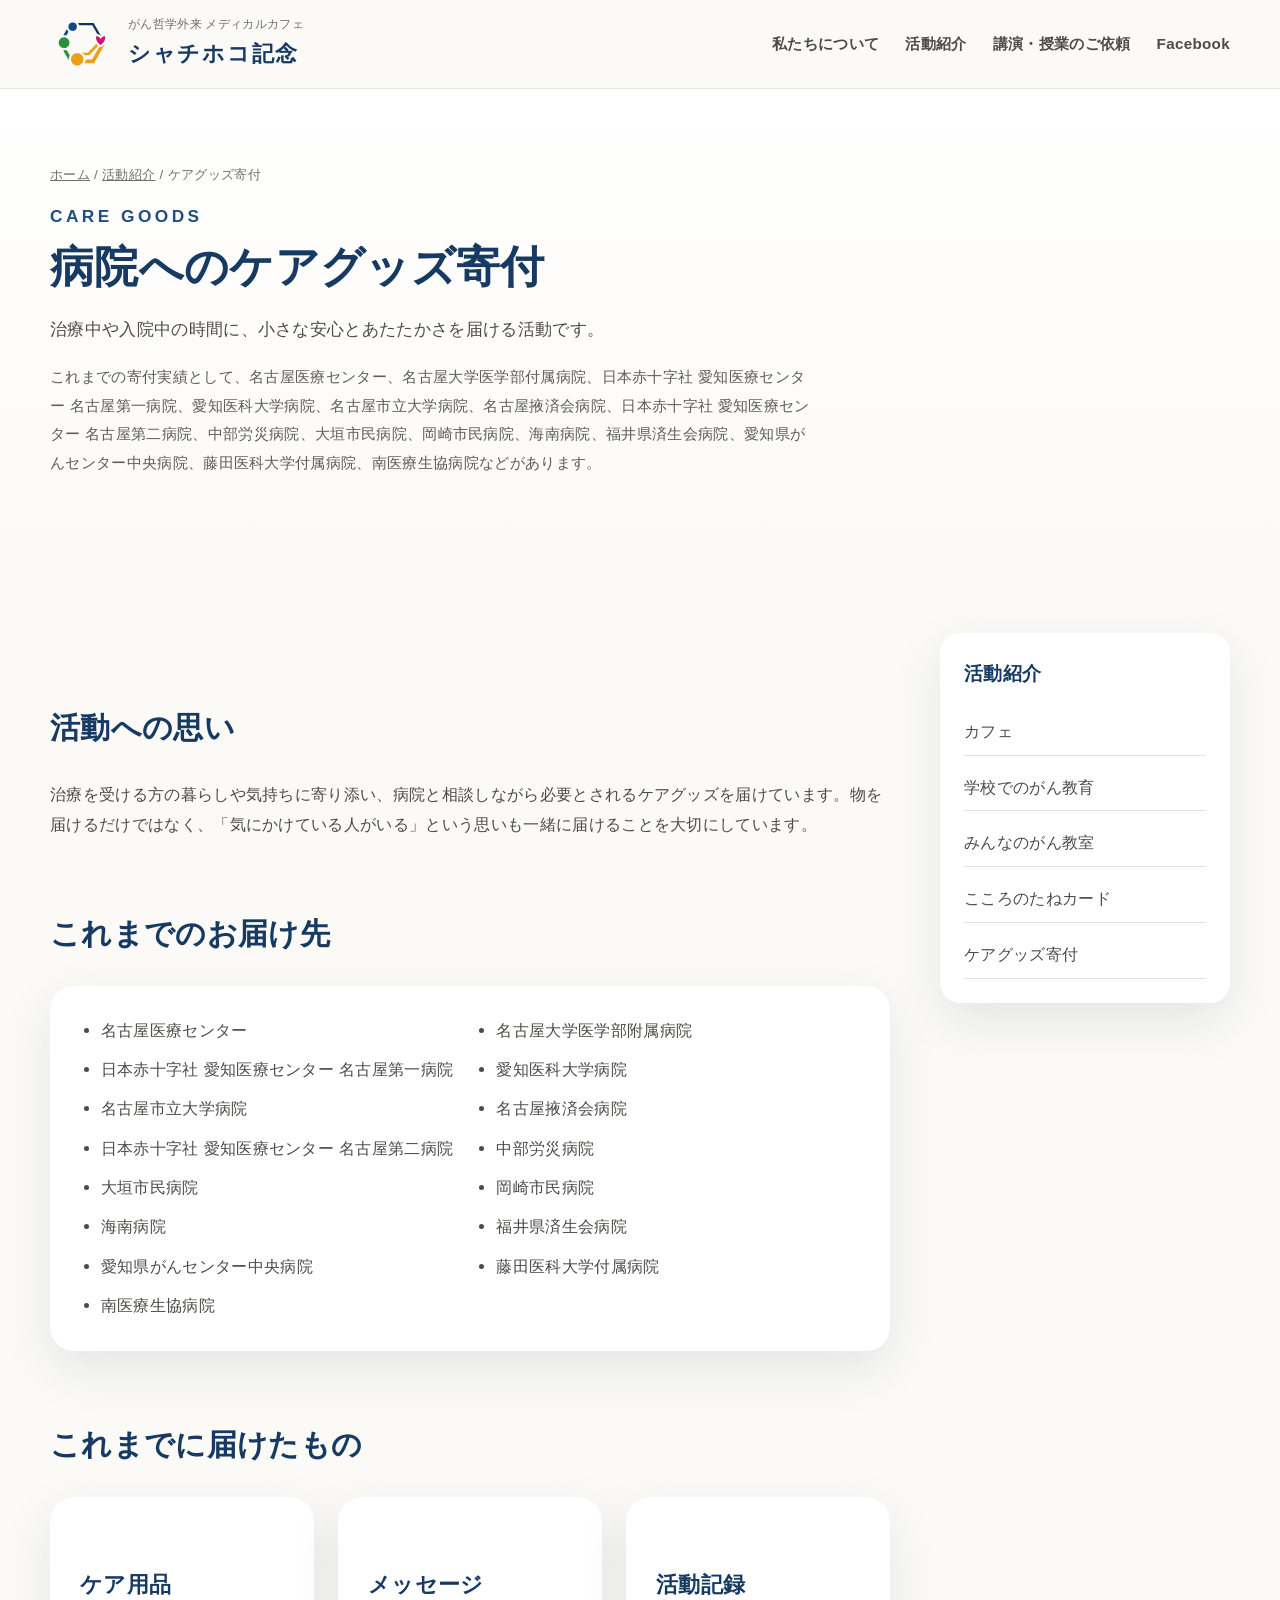
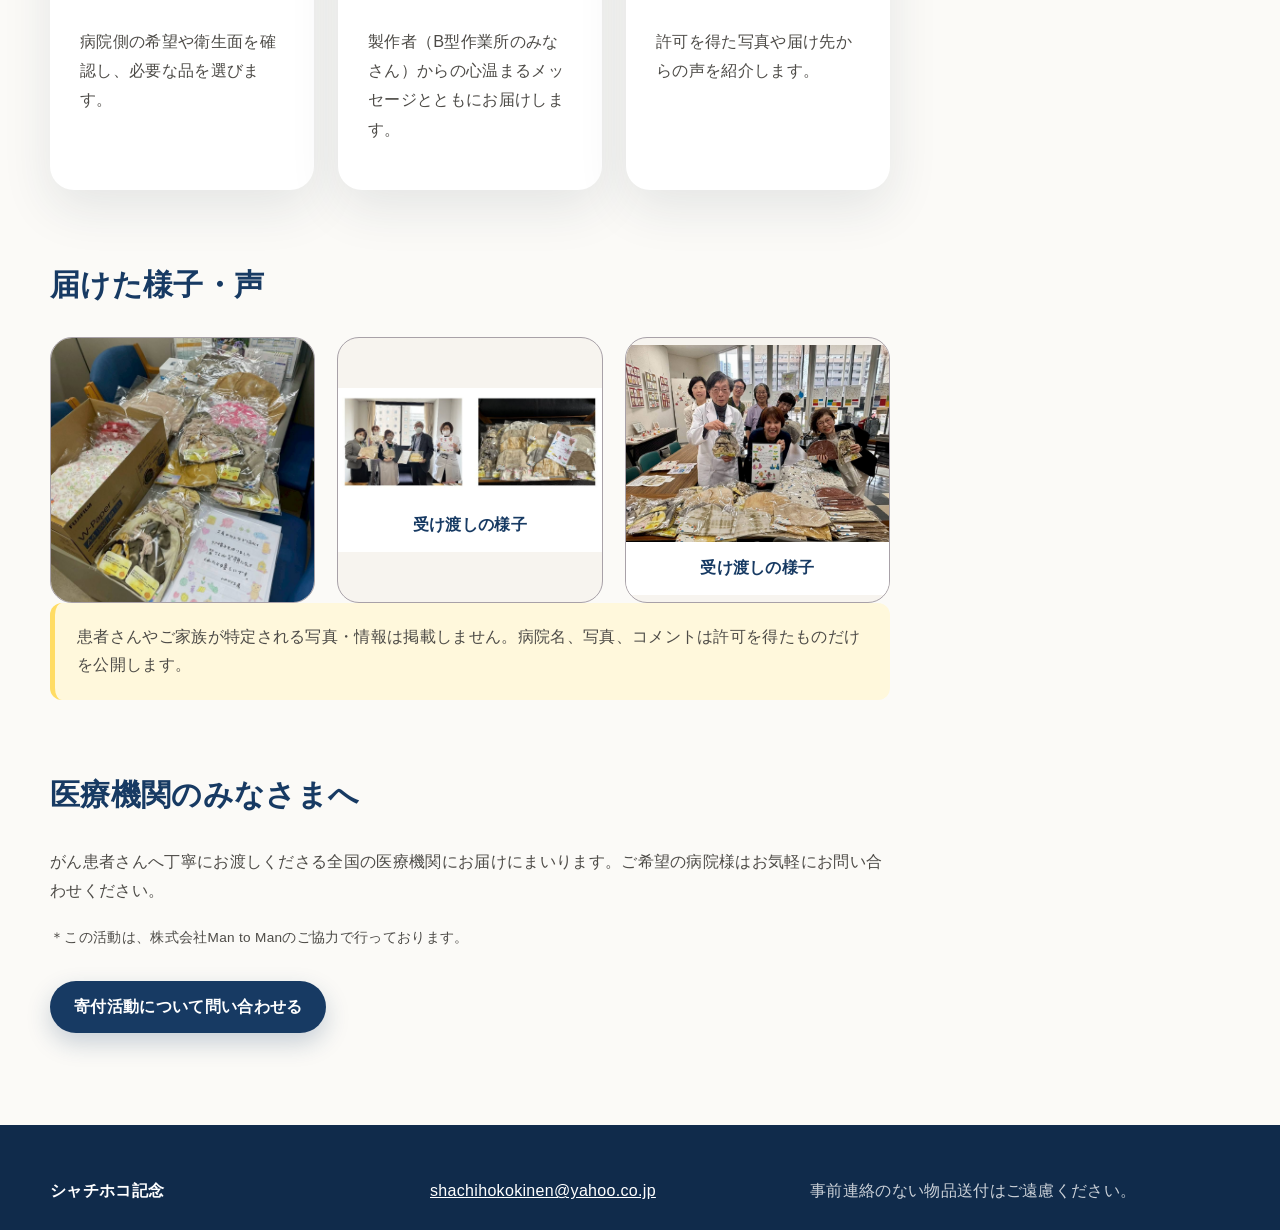
<file: care.html>
<!doctype html><html lang="ja"><head><meta charset="utf-8"><meta name="viewport" content="width=device-width,initial-scale=1"><title>病院へのケアグッズ寄付｜シャチホコ記念</title><link rel="stylesheet" href="styles.css"></head><body><header class="site-header"><div class="container header-inner"><a class="brand" href="index.html"><span class="brand-mark" aria-hidden="true"><i></i><i></i><i></i></span><span><small>がん哲学外来 メディカルカフェ</small><strong>シャチホコ記念</strong></span></a><button class="nav-toggle" aria-expanded="false" aria-controls="global-nav">メニュー</button><nav id="global-nav" class="global-nav"><a href="about.html">私たちについて</a><a href="activities.html">活動紹介</a><a href="request.html">講演・授業のご依頼</a><a href="https://www.facebook.com/shachihokokinen" target="_blank" rel="noopener noreferrer">Facebook</a></nav></div></header><main><section class="page-hero"><div class="container"><div class="breadcrumbs"><a href="index.html">ホーム</a> / <a href="activities.html">活動紹介</a> / ケアグッズ寄付</div><p class="eyebrow">CARE GOODS</p><h1>病院へのケアグッズ寄付</h1><p>治療中や入院中の時間に、小さな安心とあたたかさを届ける活動です。</p><p style="font-size:.95rem;line-height:1.9;color:#5f5b55;">これまでの寄付実績として、名古屋医療センター、名古屋大学医学部付属病院、日本赤十字社 愛知医療センター 名古屋第一病院、愛知医科大学病院、名古屋市立大学病院、名古屋掖済会病院、日本赤十字社 愛知医療センター 名古屋第二病院、中部労災病院、大垣市民病院、岡崎市民病院、海南病院、福井県済生会病院、愛知県がんセンター中央病院、藤田医科大学付属病院、南医療生協病院などがあります。</p></div></section><section class="section"><div class="container page-grid"><article class="prose"><h2>活動への思い</h2><p>治療を受ける方の暮らしや気持ちに寄り添い、病院と相談しながら必要とされるケアグッズを届けています。物を届けるだけではなく、「気にかけている人がいる」という思いも一緒に届けることを大切にしています。</p><h2>これまでのお届け先</h2><div class="content-card"><ul style="display:grid;grid-template-columns:repeat(auto-fit,minmax(260px,1fr));gap:10px 32px;margin:0;padding-left:1.3em;"><li>名古屋医療センター</li><li>名古屋大学医学部附属病院</li><li>日本赤十字社 愛知医療センター 名古屋第一病院</li><li>愛知医科大学病院</li><li>名古屋市立大学病院</li><li>名古屋掖済会病院</li><li>日本赤十字社 愛知医療センター 名古屋第二病院</li><li>中部労災病院</li><li>大垣市民病院</li><li>岡崎市民病院</li><li>海南病院</li><li>福井県済生会病院</li><li>愛知県がんセンター中央病院</li><li>藤田医科大学付属病院</li><li>南医療生協病院</li></ul></div><h2>これまでに届けたもの</h2><div class="card-grid three"><article class="content-card"><h3>ケア用品</h3><p>病院側の希望や衛生面を確認し、必要な品を選びます。</p></article><article class="content-card"><h3>メッセージ</h3><p>製作者（B型作業所のみなさん）からの心温まるメッセージとともにお届けします。</p></article><article class="content-card"><h3>活動記録</h3><p>許可を得た写真や届け先からの声を紹介します。</p></article></div><h2>届けた様子・声</h2><div class="instagram-grid"><figure class="insta-placeholder" style="margin:0;overflow:hidden;display:flex;flex-direction:column;align-items:stretch;justify-content:flex-start;background:#fff;border-style:solid;"><img src="keabousi1.jpg" alt="病院へ寄付したケアグッズ" style="width:100%;aspect-ratio:1;object-fit:cover;display:block;"><figcaption style="padding:12px 14px;text-align:center;font-weight:700;color:#173a63;">寄付したケアグッズ</figcaption></figure><figure class="insta-placeholder" style="margin:0;overflow:hidden;display:flex;flex-direction:column;align-items:stretch;justify-content:center;background:#f7f4ef;border-style:solid;"><img src="keabousi3.png" alt="病院へケアグッズを受け渡した様子" style="width:100%;height:auto;object-fit:contain;display:block;background:#f7f4ef;"><figcaption style="padding:12px 14px;text-align:center;font-weight:700;color:#173a63;background:#fff;">受け渡しの様子</figcaption></figure><figure class="insta-placeholder" style="margin:0;overflow:hidden;display:flex;flex-direction:column;align-items:stretch;justify-content:center;background:#f7f4ef;border-style:solid;"><img src="keabousi４.jpg" alt="病院へケアグッズを受け渡した様子" style="width:100%;height:auto;object-fit:contain;display:block;background:#f7f4ef;"><figcaption style="padding:12px 14px;text-align:center;font-weight:700;color:#173a63;background:#fff;">受け渡しの様子</figcaption></figure></div><div class="notice">患者さんやご家族が特定される写真・情報は掲載しません。病院名、写真、コメントは許可を得たものだけを公開します。</div><h2>医療機関のみなさまへ</h2><p>がん患者さんへ丁寧にお渡しくださる全国の医療機関にお届けにまいります。ご希望の病院様はお気軽にお問い合わせください。</p><p><small>＊この活動は、株式会社Man to Manのご協力で行っております。</small></p><div class="button-row"><a class="button primary" href="mailto:shachihokokinen@yahoo.co.jp?subject=ケアグッズ寄付について">寄付活動について問い合わせる</a></div></article><aside><div class="sidebar-card"><h3>活動紹介</h3><nav><a href="cafe.html">カフェ</a><a href="education.html">学校でのがん教育</a><a href="library.html">みんなのがん教室</a><a href="cards.html">こころのたねカード</a><a href="care.html">ケアグッズ寄付</a></nav></div></aside></div></section></main><footer class="site-footer"><div class="container footer-grid"><div><strong>シャチホコ記念</strong></div><div><a href="mailto:shachihokokinen@yahoo.co.jp">shachihokokinen@yahoo.co.jp</a></div><p class="footer-note">事前連絡のない物品送付はご遠慮ください。</p></div></footer><script src="script.js"></script></body></html>
</file>
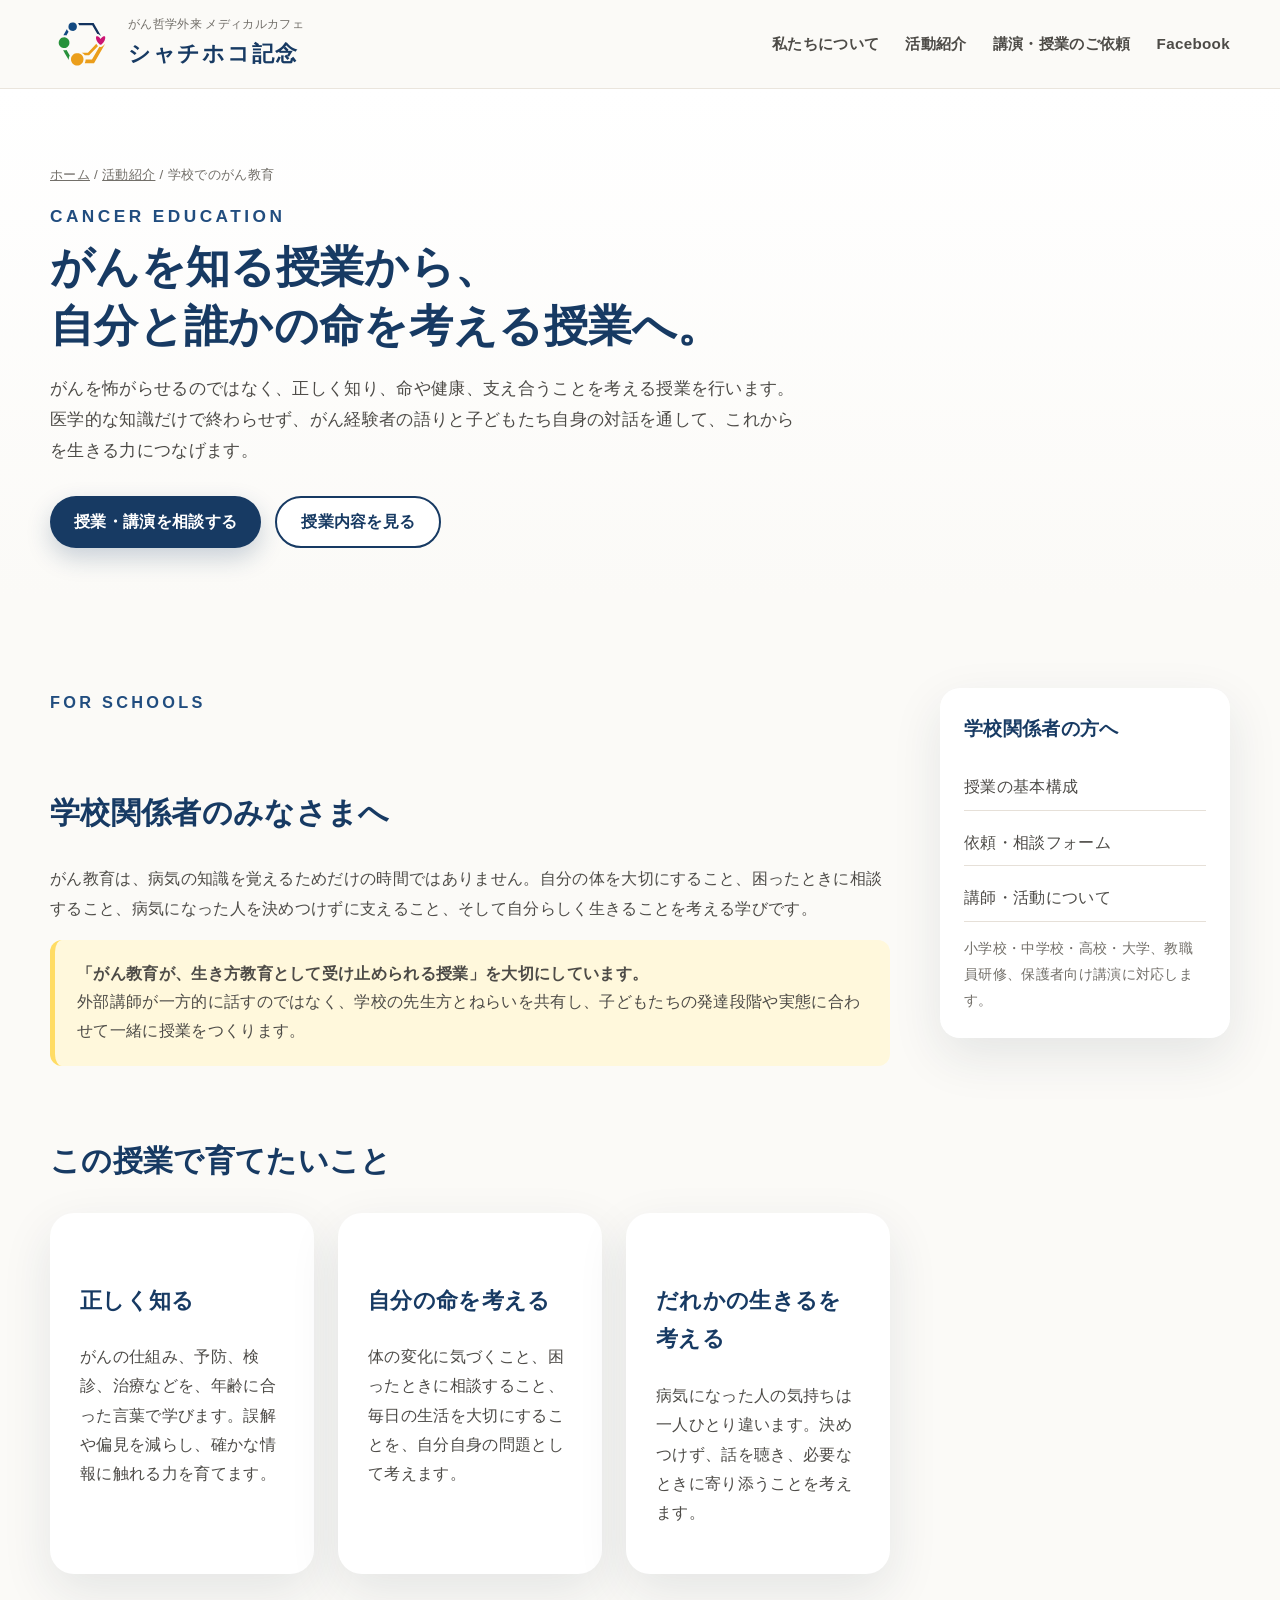
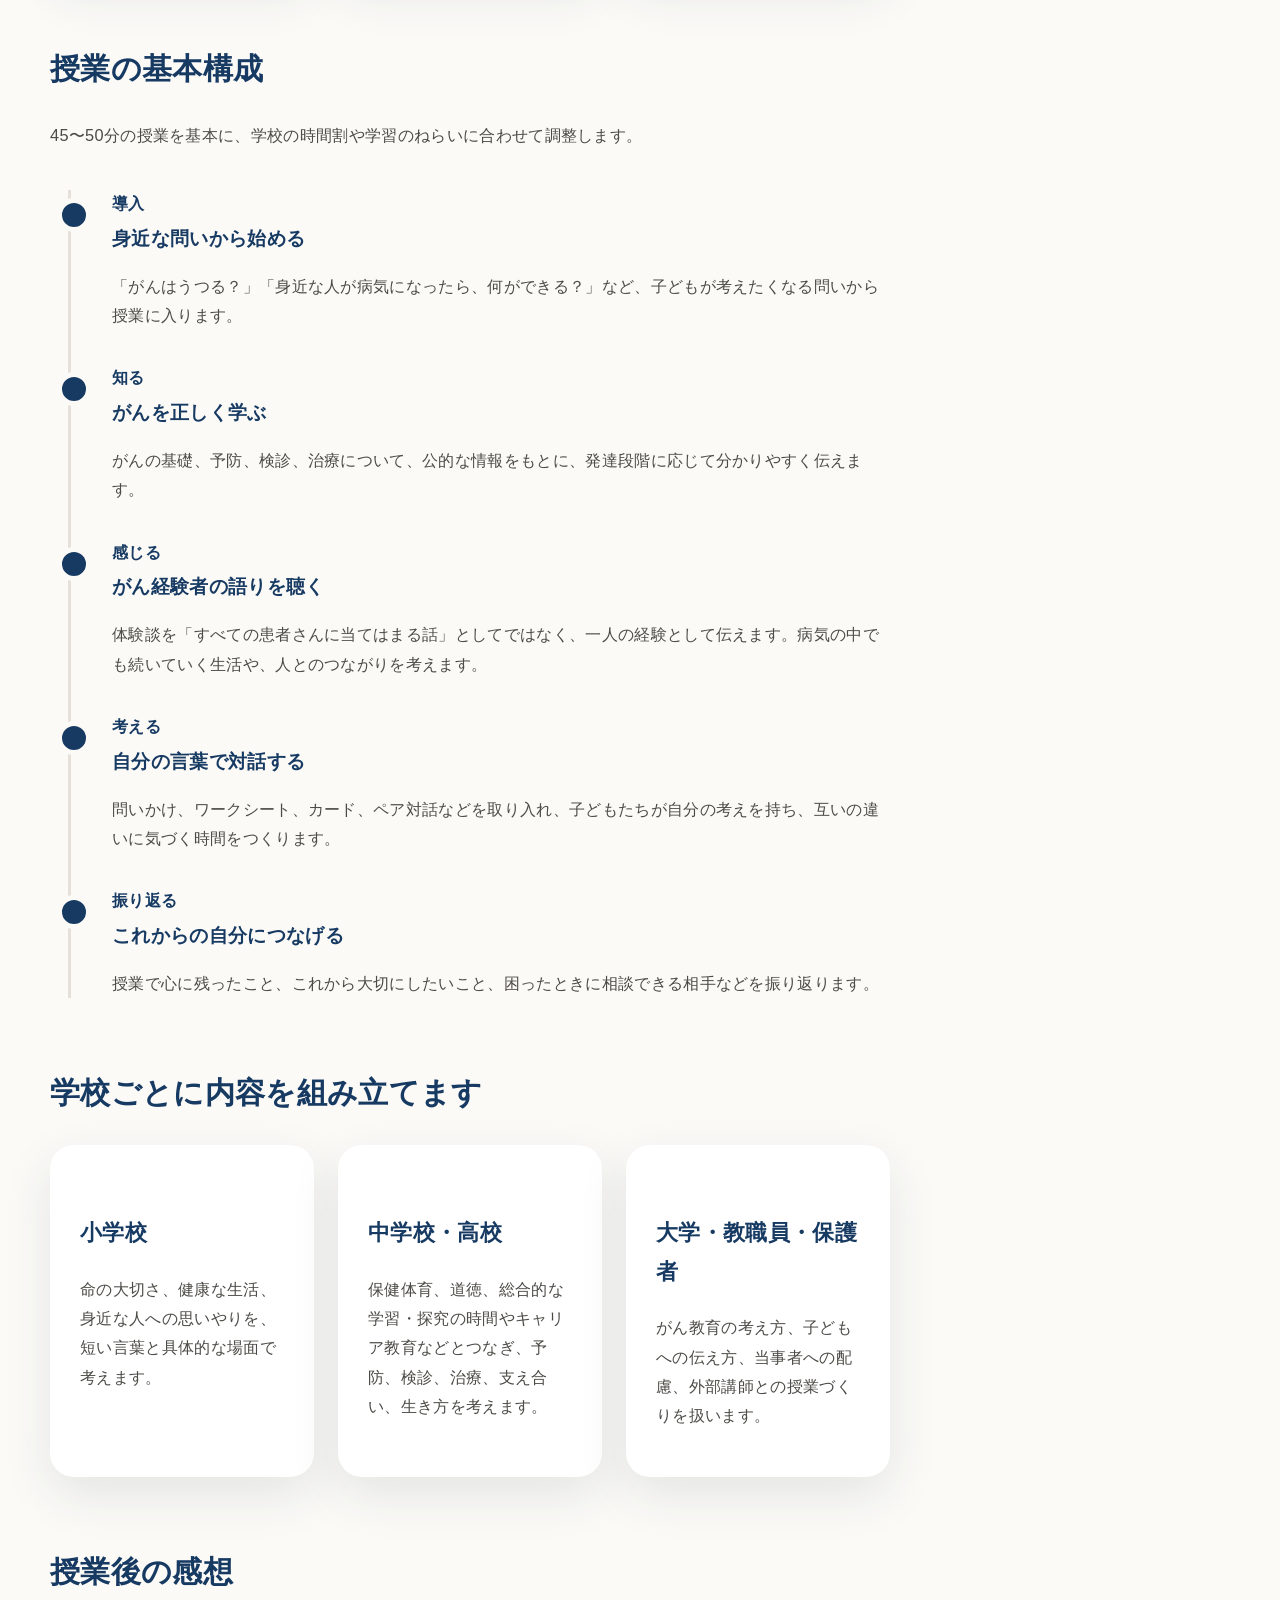
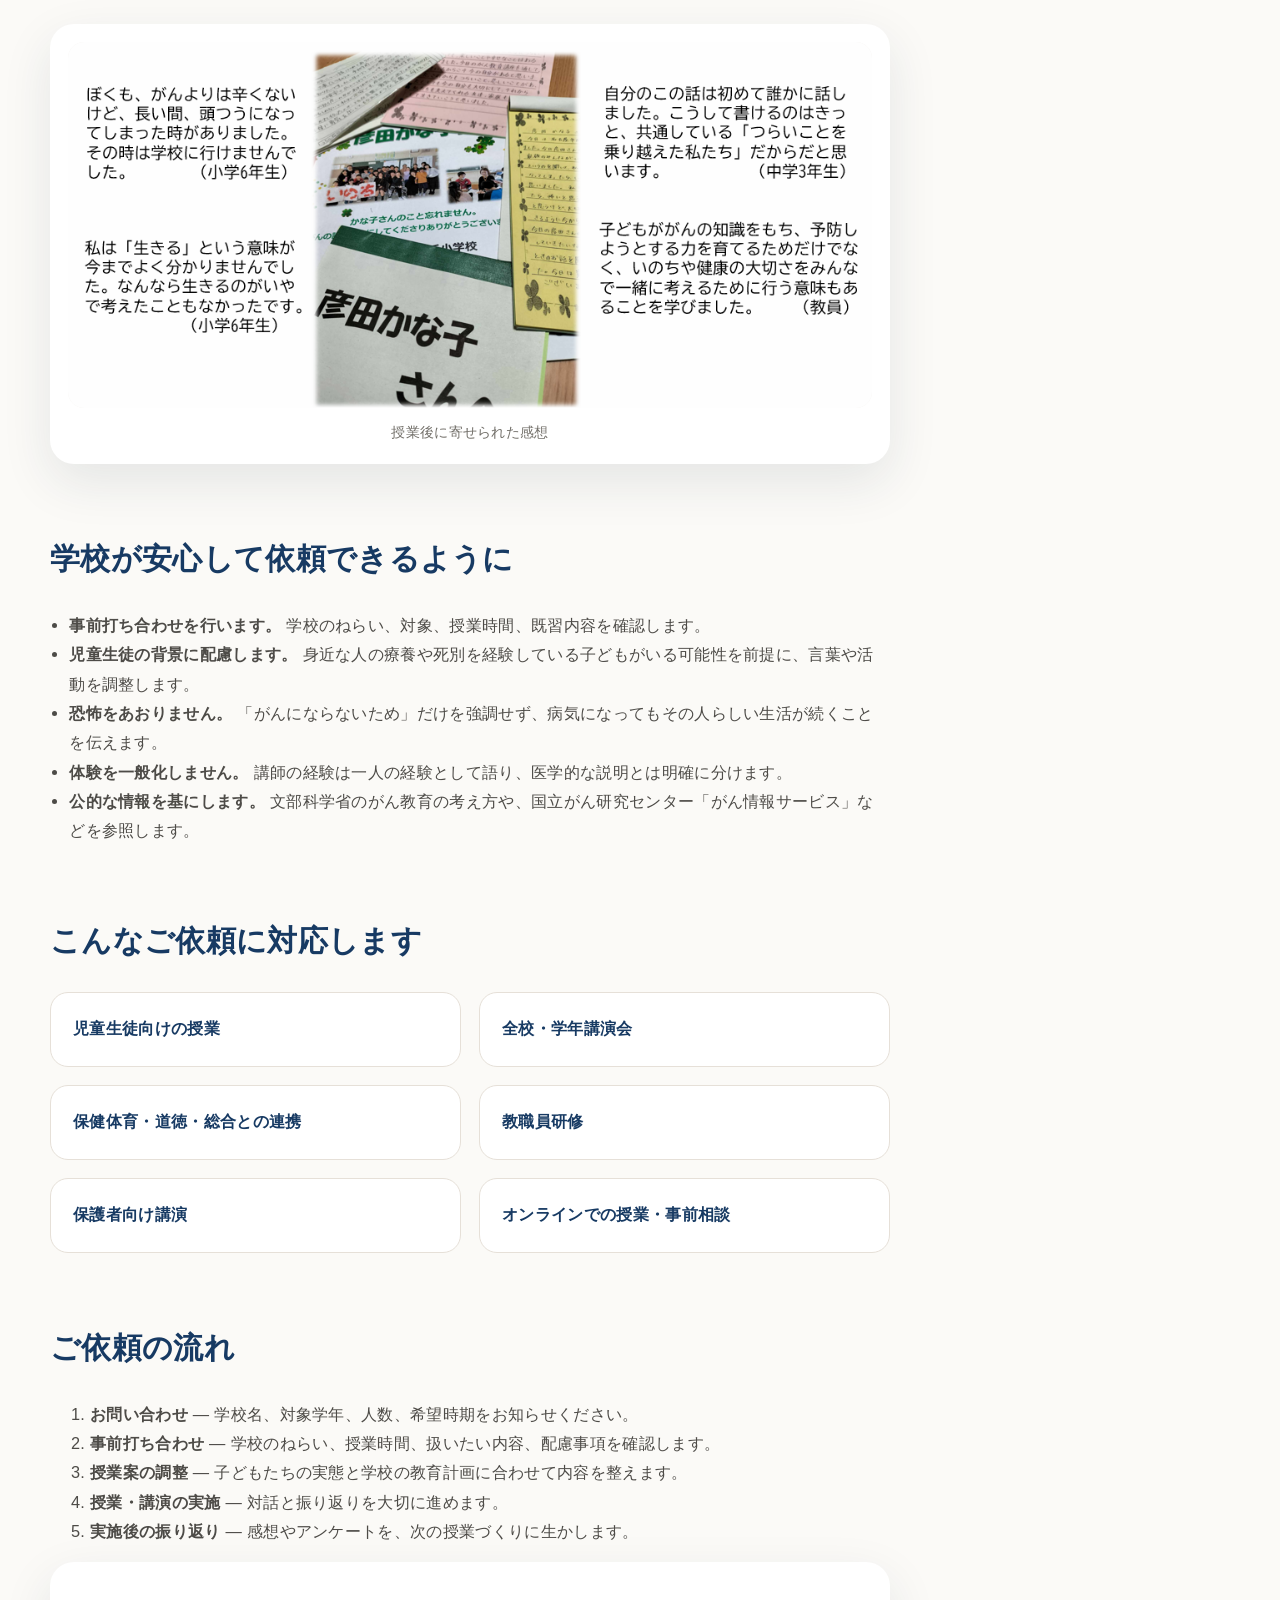
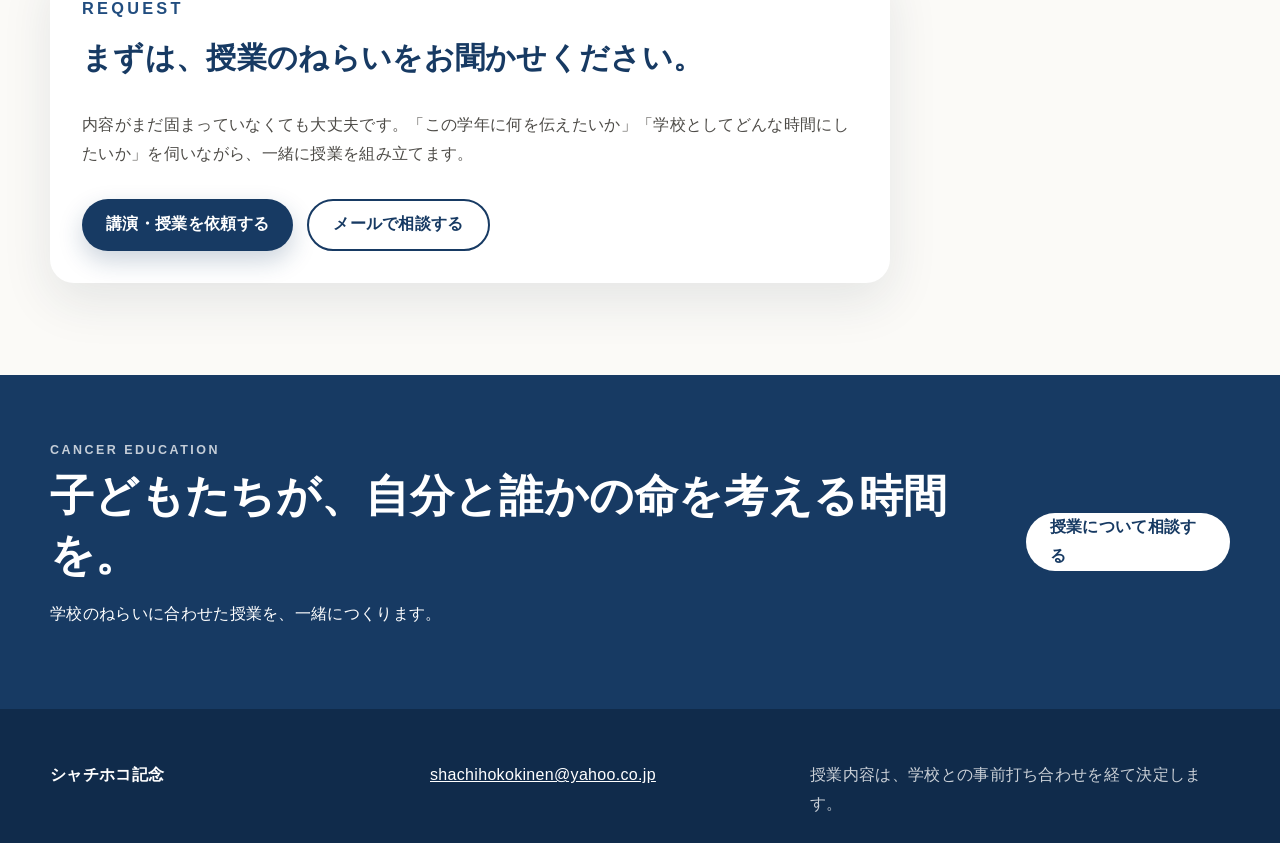
<file: education.html>
<!doctype html><html lang="ja"><head><meta charset="utf-8"><meta name="viewport" content="width=device-width,initial-scale=1"><meta name="description" content="小学校・中学校・高校・大学、教職員・保護者向けのがん教育。正しい知識とがん経験者の語り、対話を通して、命・健康・支え合い・相談する力を考える授業を学校と一緒につくります。"><title>学校でのがん教育｜シャチホコ記念</title><link rel="stylesheet" href="styles.css"></head><body><header class="site-header"><div class="container header-inner"><a class="brand" href="index.html"><span class="brand-mark" aria-hidden="true"><i></i><i></i><i></i></span><span><small>がん哲学外来 メディカルカフェ</small><strong>シャチホコ記念</strong></span></a><button class="nav-toggle" aria-expanded="false" aria-controls="global-nav">メニュー</button><nav id="global-nav" class="global-nav"><a href="about.html">私たちについて</a><a href="activities.html">活動紹介</a><a href="request.html">講演・授業のご依頼</a><a href="https://www.facebook.com/shachihokokinen" target="_blank" rel="noopener noreferrer">Facebook</a></nav></div></header><main><section class="page-hero"><div class="container"><div class="breadcrumbs"><a href="index.html">ホーム</a> / <a href="activities.html">活動紹介</a> / 学校でのがん教育</div><p class="eyebrow">CANCER EDUCATION</p><h1>がんを知る授業から、<br>自分と誰かの命を考える授業へ。</h1><p>がんを怖がらせるのではなく、正しく知り、命や健康、支え合うことを考える授業を行います。医学的な知識だけで終わらせず、がん経験者の語りと子どもたち自身の対話を通して、これからを生きる力につなげます。</p><div class="button-row"><a class="button primary" href="request.html">授業・講演を相談する</a><a class="button secondary" href="#lesson">授業内容を見る</a></div></div></section><section class="section"><div class="container page-grid"><article class="prose"><p class="eyebrow">FOR SCHOOLS</p><h2>学校関係者のみなさまへ</h2><p>がん教育は、病気の知識を覚えるためだけの時間ではありません。自分の体を大切にすること、困ったときに相談すること、病気になった人を決めつけずに支えること、そして自分らしく生きることを考える学びです。</p><div class="notice"><strong>「がん教育が、生き方教育として受け止められる授業」を大切にしています。</strong><br>外部講師が一方的に話すのではなく、学校の先生方とねらいを共有し、子どもたちの発達段階や実態に合わせて一緒に授業をつくります。</div><h2>この授業で育てたいこと</h2><div class="card-grid three"><article class="content-card"><h3>正しく知る</h3><p>がんの仕組み、予防、検診、治療などを、年齢に合った言葉で学びます。誤解や偏見を減らし、確かな情報に触れる力を育てます。</p></article><article class="content-card"><h3>自分の命を考える</h3><p>体の変化に気づくこと、困ったときに相談すること、毎日の生活を大切にすることを、自分自身の問題として考えます。</p></article><article class="content-card"><h3>だれかの生きるを考える</h3><p>病気になった人の気持ちは一人ひとり違います。決めつけず、話を聴き、必要なときに寄り添うことを考えます。</p></article></div><h2 id="lesson">授業の基本構成</h2><p>45〜50分の授業を基本に、学校の時間割や学習のねらいに合わせて調整します。</p><div class="timeline"><div class="timeline-item"><time>導入</time><h3>身近な問いから始める</h3><p>「がんはうつる？」「身近な人が病気になったら、何ができる？」など、子どもが考えたくなる問いから授業に入ります。</p></div><div class="timeline-item"><time>知る</time><h3>がんを正しく学ぶ</h3><p>がんの基礎、予防、検診、治療について、公的な情報をもとに、発達段階に応じて分かりやすく伝えます。</p></div><div class="timeline-item"><time>感じる</time><h3>がん経験者の語りを聴く</h3><p>体験談を「すべての患者さんに当てはまる話」としてではなく、一人の経験として伝えます。病気の中でも続いていく生活や、人とのつながりを考えます。</p></div><div class="timeline-item"><time>考える</time><h3>自分の言葉で対話する</h3><p>問いかけ、ワークシート、カード、ペア対話などを取り入れ、子どもたちが自分の考えを持ち、互いの違いに気づく時間をつくります。</p></div><div class="timeline-item"><time>振り返る</time><h3>これからの自分につなげる</h3><p>授業で心に残ったこと、これから大切にしたいこと、困ったときに相談できる相手などを振り返ります。</p></div></div><h2>学校ごとに内容を組み立てます</h2><div class="card-grid three"><article class="content-card"><h3>小学校</h3><p>命の大切さ、健康な生活、身近な人への思いやりを、短い言葉と具体的な場面で考えます。</p></article><article class="content-card"><h3>中学校・高校</h3><p>保健体育、道徳、総合的な学習・探究の時間やキャリア教育などとつなぎ、予防、検診、治療、支え合い、生き方を考えます。</p></article><article class="content-card"><h3>大学・教職員・保護者</h3><p>がん教育の考え方、子どもへの伝え方、当事者への配慮、外部講師との授業づくりを扱います。</p></article></div><h2>授業後の感想</h2><figure style="margin:24px 0 42px;background:#fff;border-radius:24px;padding:18px;box-shadow:0 18px 50px rgba(33,52,73,.10);"><img src="kannsou.png" alt="がん教育の授業後に寄せられた児童生徒の感想" style="display:block;width:100%;height:auto;max-height:900px;object-fit:contain;border-radius:16px;background:#f7f4ef;"><figcaption style="margin-top:12px;text-align:center;color:#726f69;font-size:.9rem;">授業後に寄せられた感想</figcaption></figure><h2>学校が安心して依頼できるように</h2><ul><li><strong>事前打ち合わせを行います。</strong> 学校のねらい、対象、授業時間、既習内容を確認します。</li><li><strong>児童生徒の背景に配慮します。</strong> 身近な人の療養や死別を経験している子どもがいる可能性を前提に、言葉や活動を調整します。</li><li><strong>恐怖をあおりません。</strong> 「がんにならないため」だけを強調せず、病気になってもその人らしい生活が続くことを伝えます。</li><li><strong>体験を一般化しません。</strong> 講師の経験は一人の経験として語り、医学的な説明とは明確に分けます。</li><li><strong>公的な情報を基にします。</strong> 文部科学省のがん教育の考え方や、国立がん研究センター「がん情報サービス」などを参照します。</li></ul><h2>こんなご依頼に対応します</h2><div class="list-links"><div class="list-link">児童生徒向けの授業</div><div class="list-link">全校・学年講演会</div><div class="list-link">保健体育・道徳・総合との連携</div><div class="list-link">教職員研修</div><div class="list-link">保護者向け講演</div><div class="list-link">オンラインでの授業・事前相談</div></div><h2>ご依頼の流れ</h2><ol><li><strong>お問い合わせ</strong> — 学校名、対象学年、人数、希望時期をお知らせください。</li><li><strong>事前打ち合わせ</strong> — 学校のねらい、授業時間、扱いたい内容、配慮事項を確認します。</li><li><strong>授業案の調整</strong> — 子どもたちの実態と学校の教育計画に合わせて内容を整えます。</li><li><strong>授業・講演の実施</strong> — 対話と振り返りを大切に進めます。</li><li><strong>実施後の振り返り</strong> — 感想やアンケートを、次の授業づくりに生かします。</li></ol><div class="contact-box"><p class="eyebrow">REQUEST</p><h2 style="margin-top:0;">まずは、授業のねらいをお聞かせください。</h2><p>内容がまだ固まっていなくても大丈夫です。「この学年に何を伝えたいか」「学校としてどんな時間にしたいか」を伺いながら、一緒に授業を組み立てます。</p><div class="button-row"><a class="button primary" href="request.html">講演・授業を依頼する</a><a class="button secondary" href="mailto:shachihokokinen@yahoo.co.jp?subject=学校でのがん教育について">メールで相談する</a></div></div></article><aside><div class="sidebar-card"><h3>学校関係者の方へ</h3><nav><a href="#lesson">授業の基本構成</a><a href="request.html">依頼・相談フォーム</a><a href="about.html">講師・活動について</a></nav><p style="margin-bottom:0;font-size:.9rem;color:#726f69;">小学校・中学校・高校・大学、教職員研修、保護者向け講演に対応します。</p></div></aside></div></section></main><section class="cta-section"><div class="container cta-inner"><div><p class="eyebrow light">CANCER EDUCATION</p><h2>子どもたちが、自分と誰かの命を考える時間を。</h2><p>学校のねらいに合わせた授業を、一緒につくります。</p></div><a class="button light-button" href="request.html">授業について相談する</a></div></section><footer class="site-footer"><div class="container footer-grid"><div><strong>シャチホコ記念</strong></div><div><a href="mailto:shachihokokinen@yahoo.co.jp">shachihokokinen@yahoo.co.jp</a></div><p class="footer-note">授業内容は、学校との事前打ち合わせを経て決定します。</p></div></footer><script src="script.js"></script></body></html>
</file>
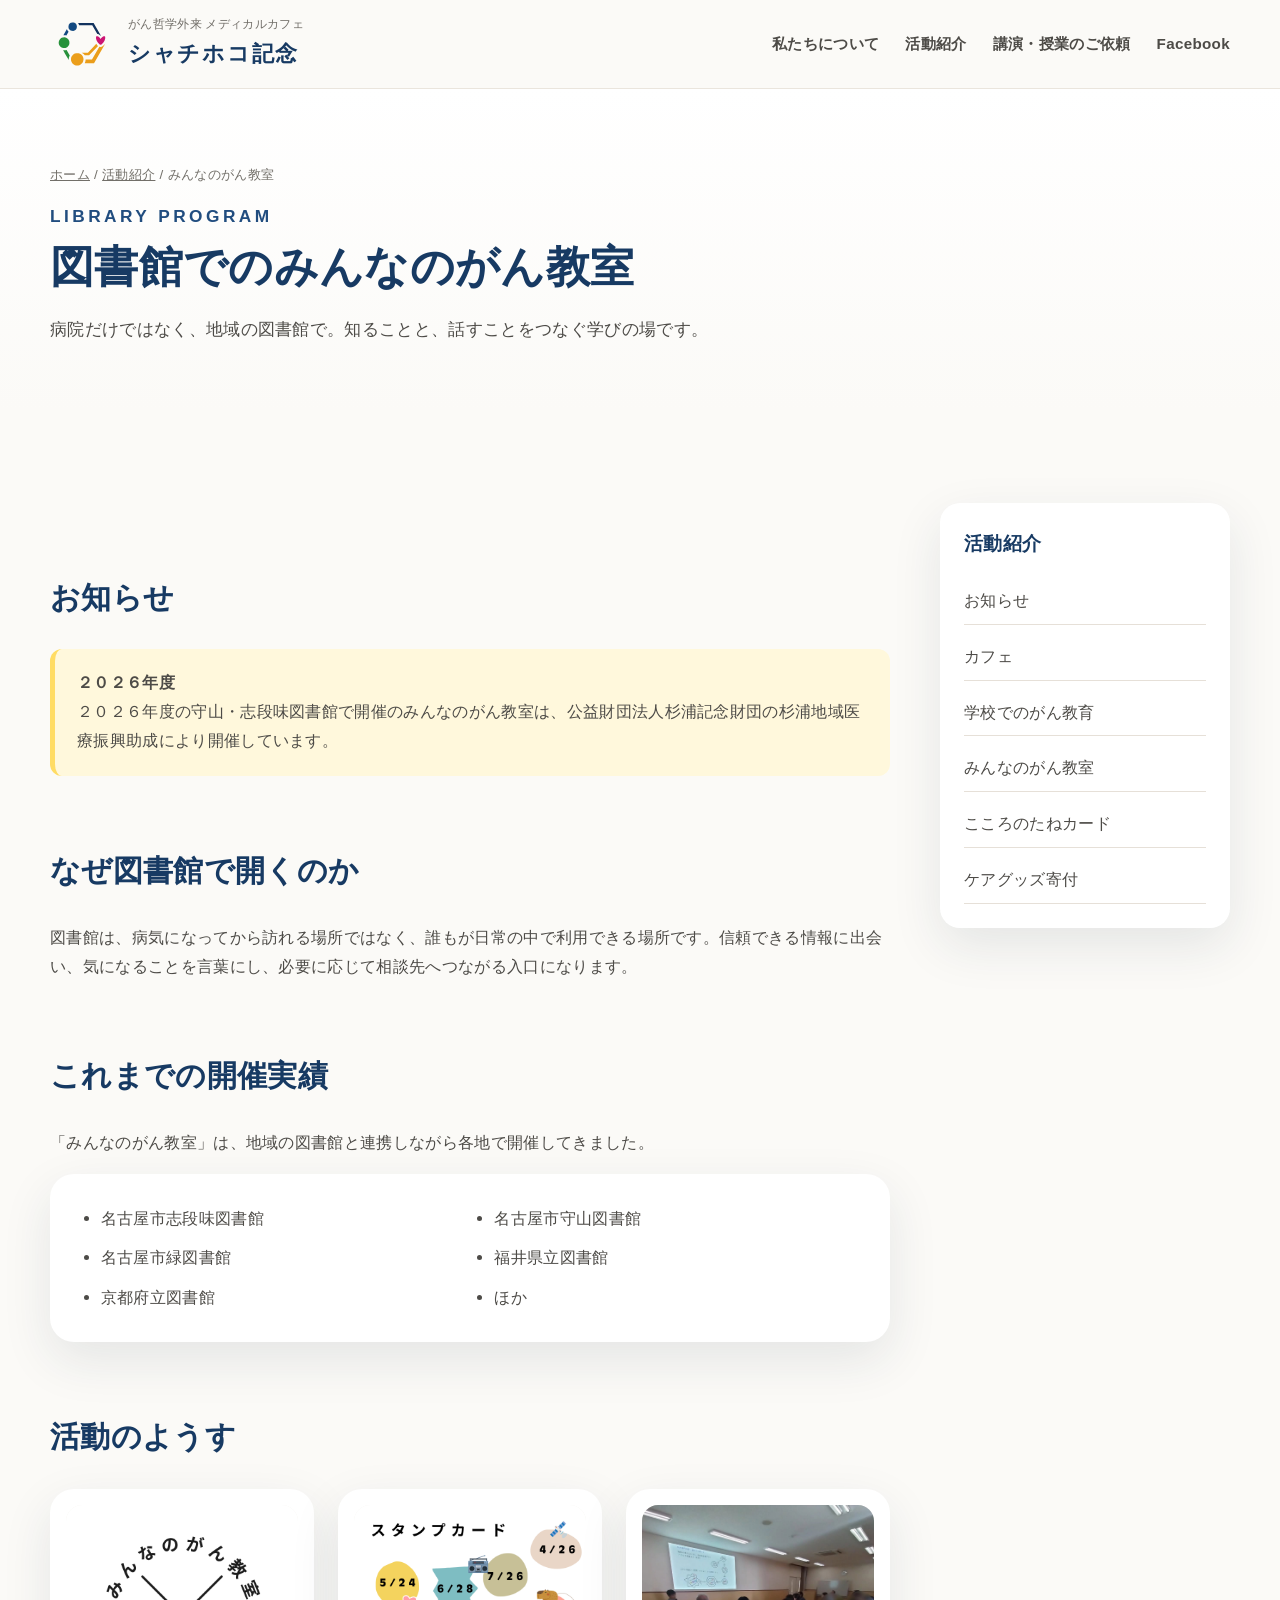
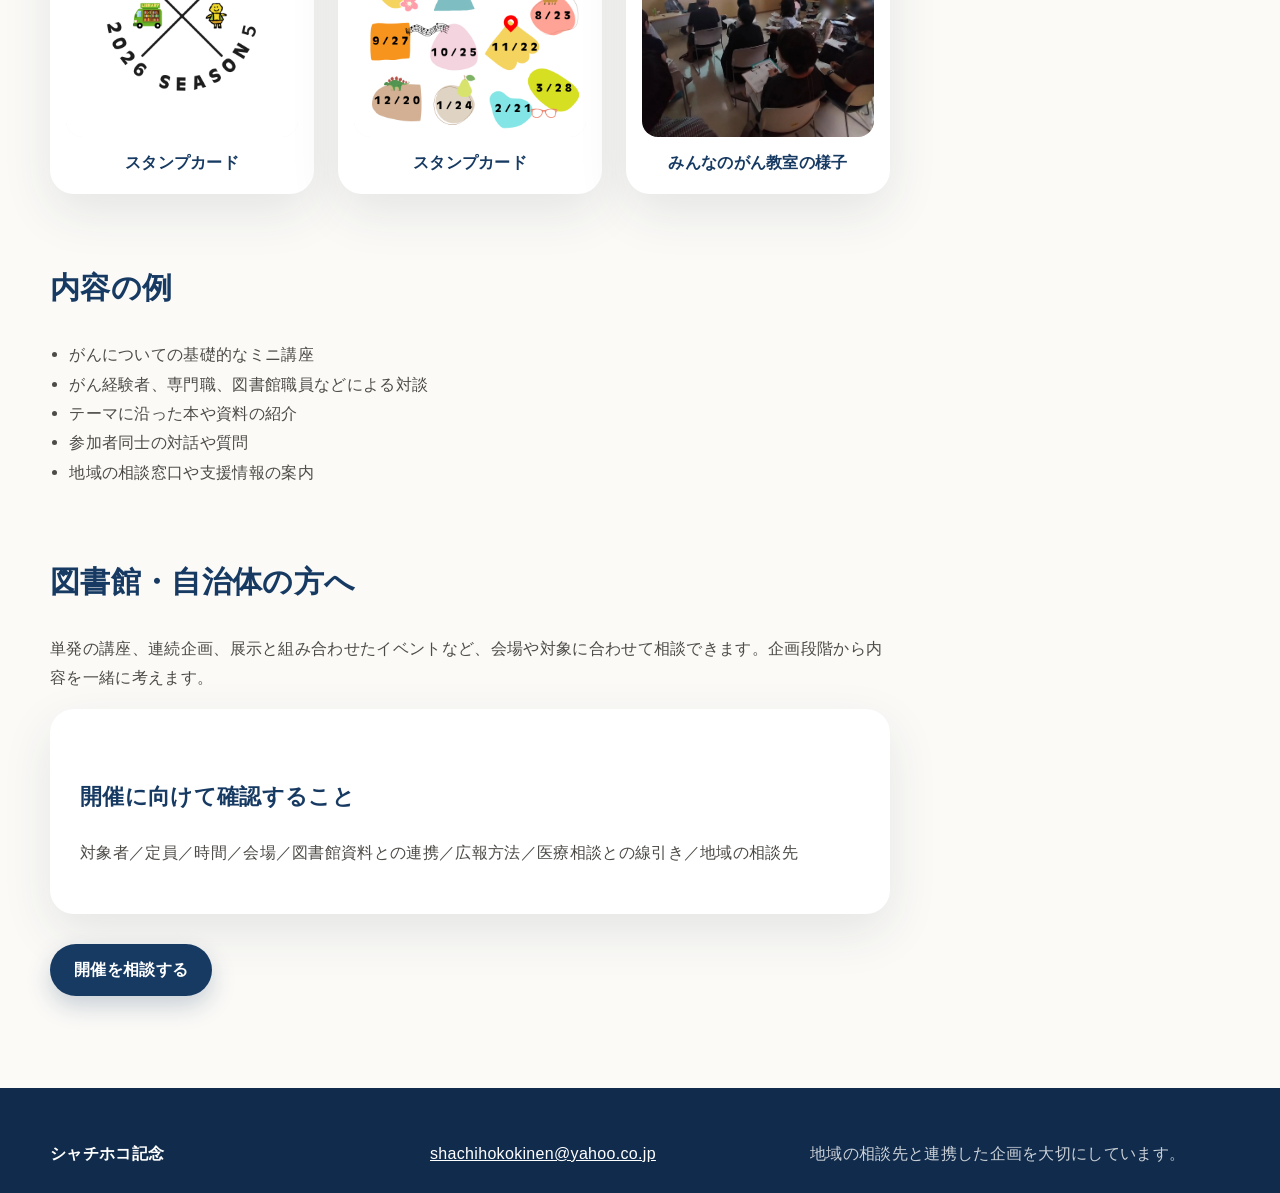
<file: library.html>
<!doctype html><html lang="ja"><head><meta charset="utf-8"><meta name="viewport" content="width=device-width,initial-scale=1"><title>図書館でのみんなのがん教室｜シャチホコ記念</title><link rel="stylesheet" href="styles.css"></head><body><header class="site-header"><div class="container header-inner"><a class="brand" href="index.html"><span class="brand-mark" aria-hidden="true"><i></i><i></i><i></i></span><span><small>がん哲学外来 メディカルカフェ</small><strong>シャチホコ記念</strong></span></a><button class="nav-toggle" aria-expanded="false" aria-controls="global-nav">メニュー</button><nav id="global-nav" class="global-nav"><a href="about.html">私たちについて</a><a href="activities.html">活動紹介</a><a href="request.html">講演・授業のご依頼</a><a href="https://www.facebook.com/shachihokokinen" target="_blank" rel="noopener noreferrer">Facebook</a></nav></div></header><main><section class="page-hero"><div class="container"><div class="breadcrumbs"><a href="index.html">ホーム</a> / <a href="activities.html">活動紹介</a> / みんなのがん教室</div><p class="eyebrow">LIBRARY PROGRAM</p><h1>図書館でのみんなのがん教室</h1><p>病院だけではなく、地域の図書館で。知ることと、話すことをつなぐ学びの場です。</p></div></section><section class="section"><div class="container page-grid"><article class="prose"><h2 id="news">お知らせ</h2><!-- お知らせ更新開始：新しい情報はこの下に追加 --><div class="notice"><strong>２０２６年度</strong><br>２０２６年度の守山・志段味図書館で開催のみんなのがん教室は、公益財団法人杉浦記念財団の杉浦地域医療振興助成により開催しています。</div><!-- お知らせ更新終了 --><h2>なぜ図書館で開くのか</h2><p>図書館は、病気になってから訪れる場所ではなく、誰もが日常の中で利用できる場所です。信頼できる情報に出会い、気になることを言葉にし、必要に応じて相談先へつながる入口になります。</p><h2>これまでの開催実績</h2><p>「みんなのがん教室」は、地域の図書館と連携しながら各地で開催してきました。</p><div class="content-card"><ul style="display:grid;grid-template-columns:repeat(auto-fit,minmax(250px,1fr));gap:10px 28px;margin:0;padding-left:1.3em;"><li>名古屋市志段味図書館</li><li>名古屋市守山図書館</li><li>名古屋市緑図書館</li><li>福井県立図書館</li><li>京都府立図書館</li><li>ほか</li></ul></div><h2>活動のようす</h2><div style="display:grid;grid-template-columns:repeat(auto-fit,minmax(240px,1fr));gap:24px;margin:24px 0 42px;"><figure style="margin:0;background:#fff;border-radius:24px;padding:16px;box-shadow:0 18px 50px rgba(33,52,73,.10);"><img src="sutannpuka-do .png" alt="みんなのがん教室のスタンプカード" style="display:block;width:100%;height:auto;max-height:620px;object-fit:contain;border-radius:16px;background:#f7f4ef;"><figcaption style="margin-top:12px;text-align:center;color:#173a63;font-weight:700;">スタンプカード</figcaption></figure><figure style="margin:0;background:#fff;border-radius:24px;padding:16px;box-shadow:0 18px 50px rgba(33,52,73,.10);"><img src="sutannpu2.png" alt="みんなのがん教室のスタンプカード" style="display:block;width:100%;height:auto;max-height:620px;object-fit:contain;border-radius:16px;background:#f7f4ef;"><figcaption style="margin-top:12px;text-align:center;color:#173a63;font-weight:700;">スタンプカード</figcaption></figure><figure style="margin:0;background:#fff;border-radius:24px;padding:16px;box-shadow:0 18px 50px rgba(33,52,73,.10);"><img src="tosyokannjpg.jpg" alt="図書館で開催したみんなのがん教室の様子" style="display:block;width:100%;height:auto;max-height:620px;object-fit:contain;border-radius:16px;background:#f7f4ef;"><figcaption style="margin-top:12px;text-align:center;color:#173a63;font-weight:700;">みんなのがん教室の様子</figcaption></figure></div><h2>内容の例</h2><ul><li>がんについての基礎的なミニ講座</li><li>がん経験者、専門職、図書館職員などによる対談</li><li>テーマに沿った本や資料の紹介</li><li>参加者同士の対話や質問</li><li>地域の相談窓口や支援情報の案内</li></ul><h2>図書館・自治体の方へ</h2><p>単発の講座、連続企画、展示と組み合わせたイベントなど、会場や対象に合わせて相談できます。企画段階から内容を一緒に考えます。</p><div class="content-card"><h3>開催に向けて確認すること</h3><p>対象者／定員／時間／会場／図書館資料との連携／広報方法／医療相談との線引き／地域の相談先</p></div><div class="button-row"><a class="button primary" href="request.html">開催を相談する</a></div></article><aside><div class="sidebar-card"><h3>活動紹介</h3><nav><a href="#news">お知らせ</a><a href="cafe.html">カフェ</a><a href="education.html">学校でのがん教育</a><a href="library.html">みんなのがん教室</a><a href="cards.html">こころのたねカード</a><a href="care.html">ケアグッズ寄付</a></nav></div></aside></div></section></main><footer class="site-footer"><div class="container footer-grid"><div><strong>シャチホコ記念</strong></div><div><a href="mailto:shachihokokinen@yahoo.co.jp">shachihokokinen@yahoo.co.jp</a></div><p class="footer-note">地域の相談先と連携した企画を大切にしています。</p></div></footer><script src="script.js"></script></body></html>
</file>
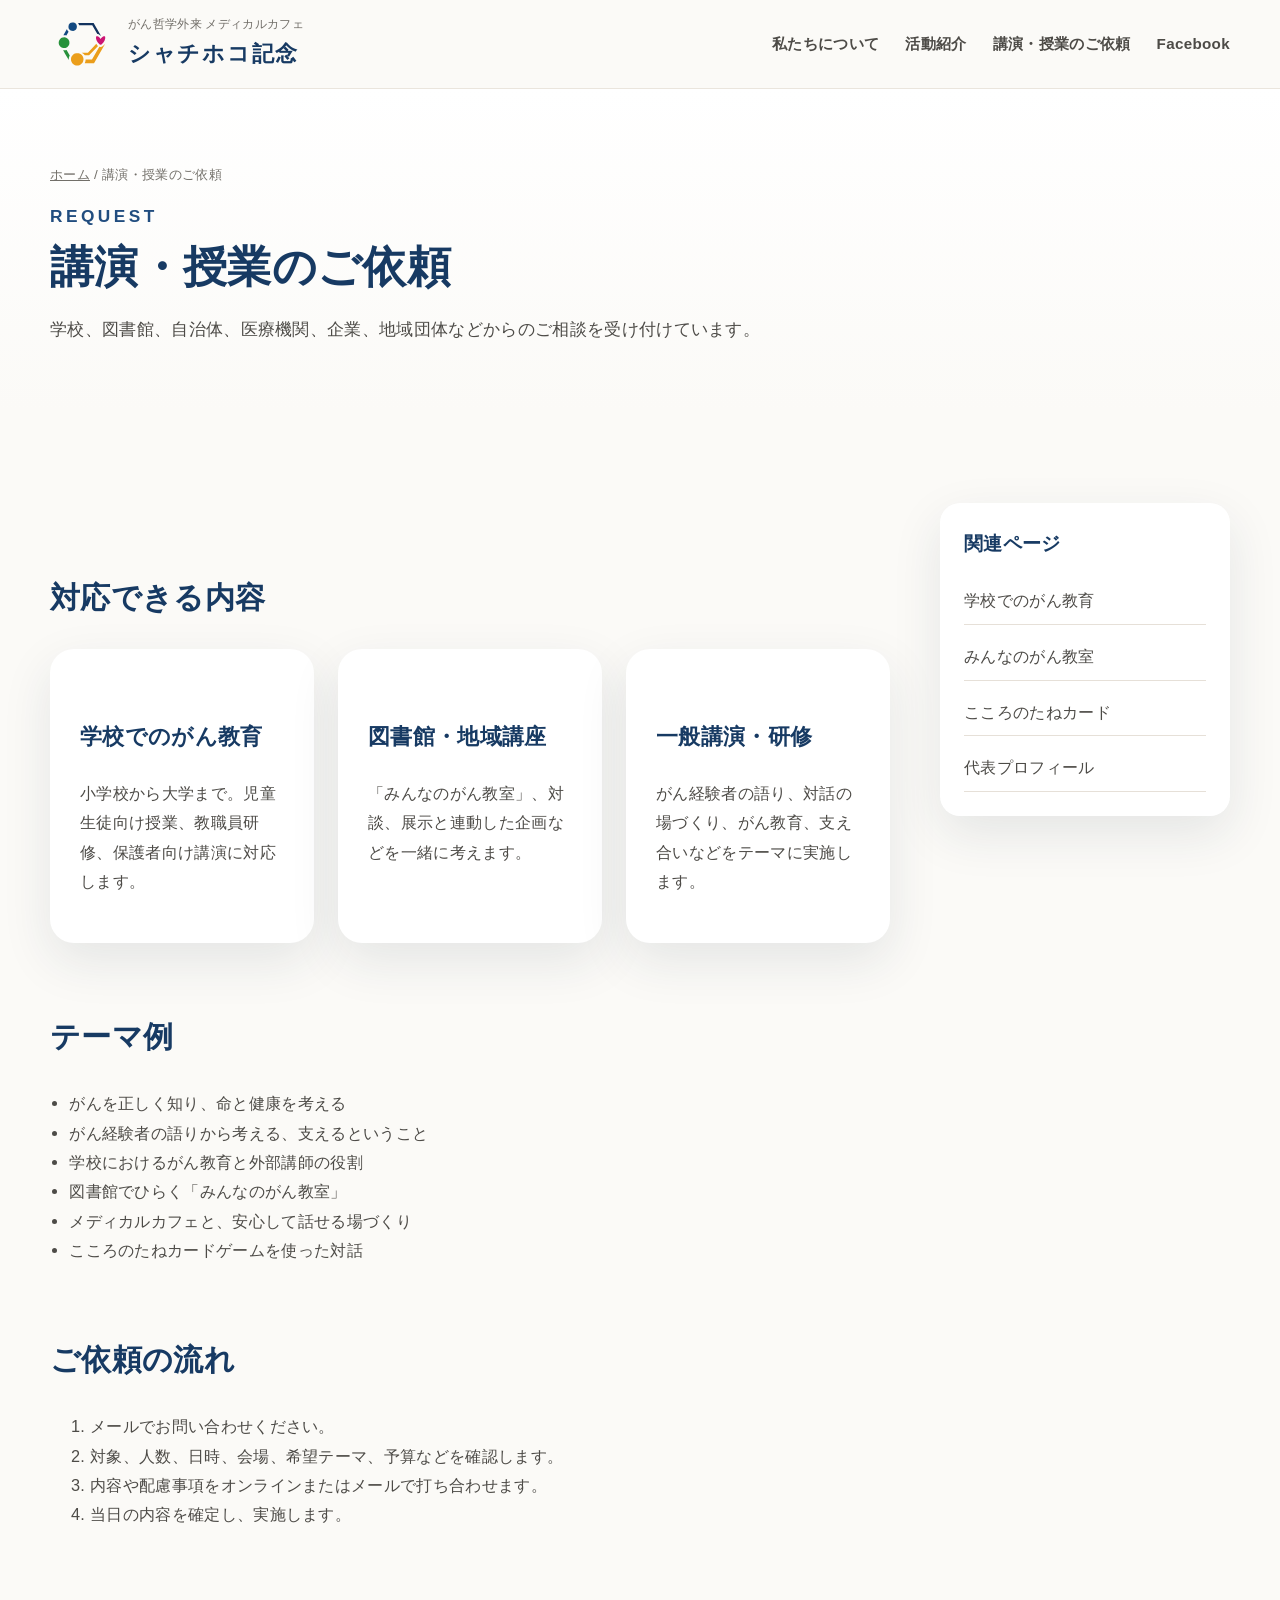
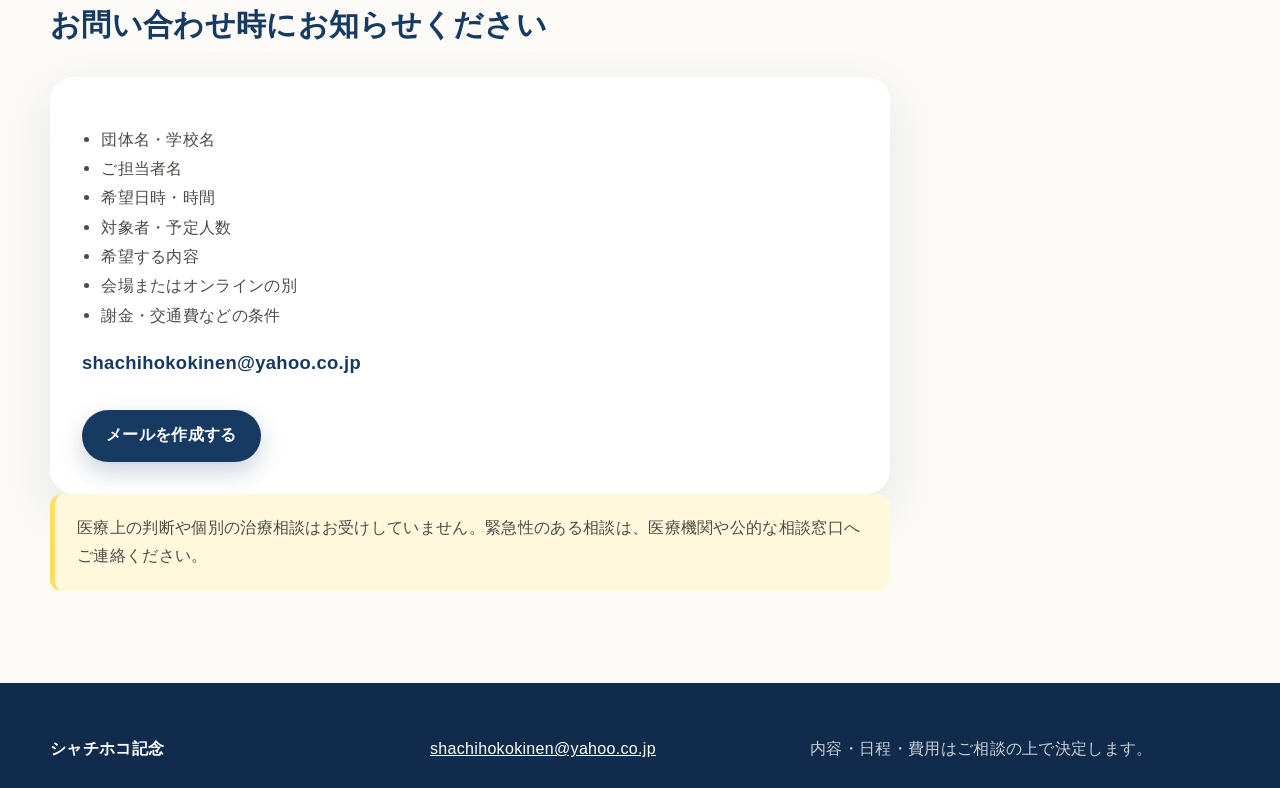
<file: request.html>
<!doctype html><html lang="ja"><head><meta charset="utf-8"><meta name="viewport" content="width=device-width,initial-scale=1"><meta name="description" content="学校、図書館、自治体、医療機関、企業などからの講演・授業のご相談はこちら。"><title>講演・授業のご依頼｜シャチホコ記念</title><link rel="stylesheet" href="styles.css"></head><body><header class="site-header"><div class="container header-inner"><a class="brand" href="index.html"><span class="brand-mark" aria-hidden="true"><i></i><i></i><i></i></span><span><small>がん哲学外来 メディカルカフェ</small><strong>シャチホコ記念</strong></span></a><button class="nav-toggle" aria-expanded="false" aria-controls="global-nav">メニュー</button><nav id="global-nav" class="global-nav"><a href="about.html">私たちについて</a><a href="activities.html">活動紹介</a><a href="request.html">講演・授業のご依頼</a><a href="https://www.facebook.com/shachihokokinen" target="_blank" rel="noopener noreferrer">Facebook</a></nav></div></header><main><section class="page-hero"><div class="container"><div class="breadcrumbs"><a href="index.html">ホーム</a> / 講演・授業のご依頼</div><p class="eyebrow">REQUEST</p><h1>講演・授業のご依頼</h1><p>学校、図書館、自治体、医療機関、企業、地域団体などからのご相談を受け付けています。</p></div></section><section class="section"><div class="container page-grid"><article class="prose"><h2>対応できる内容</h2><div class="card-grid three"><article class="content-card"><h3>学校でのがん教育</h3><p>小学校から大学まで。児童生徒向け授業、教職員研修、保護者向け講演に対応します。</p></article><article class="content-card"><h3>図書館・地域講座</h3><p>「みんなのがん教室」、対談、展示と連動した企画などを一緒に考えます。</p></article><article class="content-card"><h3>一般講演・研修</h3><p>がん経験者の語り、対話の場づくり、がん教育、支え合いなどをテーマに実施します。</p></article></div><h2>テーマ例</h2><ul><li>がんを正しく知り、命と健康を考える</li><li>がん経験者の語りから考える、支えるということ</li><li>学校におけるがん教育と外部講師の役割</li><li>図書館でひらく「みんなのがん教室」</li><li>メディカルカフェと、安心して話せる場づくり</li><li>こころのたねカードゲームを使った対話</li></ul><h2>ご依頼の流れ</h2><ol><li>メールでお問い合わせください。</li><li>対象、人数、日時、会場、希望テーマ、予算などを確認します。</li><li>内容や配慮事項をオンラインまたはメールで打ち合わせます。</li><li>当日の内容を確定し、実施します。</li></ol><h2>お問い合わせ時にお知らせください</h2><div class="contact-box"><ul><li>団体名・学校名</li><li>ご担当者名</li><li>希望日時・時間</li><li>対象者・予定人数</li><li>希望する内容</li><li>会場またはオンラインの別</li><li>謝金・交通費などの条件</li></ul><p><a class="email-link" href="mailto:shachihokokinen@yahoo.co.jp?subject=講演・授業の依頼について">shachihokokinen@yahoo.co.jp</a></p><div class="button-row"><a class="button primary" href="mailto:shachihokokinen@yahoo.co.jp?subject=講演・授業の依頼について">メールを作成する</a></div></div><div class="notice">医療上の判断や個別の治療相談はお受けしていません。緊急性のある相談は、医療機関や公的な相談窓口へご連絡ください。</div></article><aside><div class="sidebar-card"><h3>関連ページ</h3><nav><a href="education.html">学校でのがん教育</a><a href="library.html">みんなのがん教室</a><a href="cards.html">こころのたねカード</a><a href="about.html">代表プロフィール</a></nav></div></aside></div></section></main><footer class="site-footer"><div class="container footer-grid"><div><strong>シャチホコ記念</strong></div><div><a href="mailto:shachihokokinen@yahoo.co.jp">shachihokokinen@yahoo.co.jp</a></div><p class="footer-note">内容・日程・費用はご相談の上で決定します。</p></div></footer><script src="script.js"></script></body></html>
</file>
<file: styles.css>
:root {
  --navy:#173a63;
  --navy-2:#214d7f;
  --ink:#4d4b47;
  --muted:#726f69;
  --paper:#fbfaf7;
  --white:#fff;
  --line:#e6e0d8;
  --coral:#ffaaa0;
  --lime:#dce51a;
  --sky:#cfeeff;
  --yellow:#ffdc64;
  --gray:#d8d8d8;
  --beige:#ead9cb;
  --radius:28px;
  --shadow:0 18px 50px rgba(33,52,73,.10);
  --container:min(1180px, calc(100% - 40px));
}
*{box-sizing:border-box}
html{scroll-behavior:smooth}
body{margin:0;background:var(--paper);color:var(--ink);font-family:"Hiragino Sans","Yu Gothic",Meiryo,sans-serif;line-height:1.8;letter-spacing:.02em}
a{color:inherit;text-decoration:none}
img{max-width:100%;height:auto}
button,input,textarea,select{font:inherit}
.container{width:var(--container);margin-inline:auto}
.skip-link{position:absolute;left:-9999px;top:auto}.skip-link:focus{left:16px;top:16px;z-index:999;background:#fff;padding:10px 14px;border-radius:8px}
.site-header{position:sticky;top:0;z-index:30;background:rgba(251,250,247,.94);backdrop-filter:blur(12px);border-bottom:1px solid rgba(230,224,216,.8)}
.header-inner{min-height:88px;display:flex;align-items:center;justify-content:space-between;gap:24px}
.brand{display:flex;align-items:center;gap:14px}.brand small{display:block;font-size:.72rem;color:var(--muted)}.brand strong{display:block;color:var(--navy);font-size:1.35rem;letter-spacing:.08em}
.brand-mark{position:relative;width:64px;height:58px;display:inline-block;flex:0 0 auto;background:url("assets/logo-mark.svg") center/contain no-repeat}.brand-mark:before,.brand-mark:after,.brand-mark i{display:none}
.global-nav{display:flex;align-items:center;gap:26px;font-size:.95rem;font-weight:700}.global-nav a{position:relative}.global-nav a:after{content:"";position:absolute;left:0;right:100%;bottom:-7px;height:2px;background:var(--navy);transition:.25s}.global-nav a:hover:after,.global-nav a:focus-visible:after{right:0}
.nav-toggle{display:none;border:1px solid var(--line);background:#fff;border-radius:999px;padding:8px 14px;color:var(--navy);font-weight:700}
.hero{padding:82px 0 72px;overflow:hidden}.hero-grid{display:grid;grid-template-columns:1.25fr .75fr;align-items:center;gap:50px}.hero-copy h1{margin:.25em 0;font-size:clamp(2rem,4.1vw,4.2rem);line-height:1.35;color:var(--navy);letter-spacing:.04em}.hero-message-line{display:block}.hero-phrase{display:inline-block}.hero-lead{font-size:clamp(1.05rem,1.4vw,1.28rem);max-width:760px}.eyebrow{margin:0 0 6px;color:var(--navy-2);font-size:.78rem;font-weight:800;letter-spacing:.2em}.light{color:#fff;opacity:.75}
.button-row{display:flex;gap:14px;flex-wrap:wrap;margin-top:30px}.button{display:inline-flex;align-items:center;justify-content:center;min-height:52px;padding:0 24px;border-radius:999px;font-weight:800;transition:transform .2s,box-shadow .2s}.button:hover{transform:translateY(-2px)}.primary{background:var(--navy);color:#fff;box-shadow:0 10px 24px rgba(23,58,99,.22)}.secondary{background:#fff;color:var(--navy);border:2px solid var(--navy)}.light-button{background:#fff;color:var(--navy)}
.hero-visual{position:relative;min-height:390px}.sun{position:absolute;width:250px;height:250px;border-radius:50%;background:#fff0a8;right:40px;top:45px}.character{position:absolute;right:24px;top:22px;width:290px;height:350px;background:url("hanikamu.png") center/contain no-repeat;border:0;clip-path:none;display:block}.character span{position:absolute;width:1px;height:1px;padding:0;margin:-1px;overflow:hidden;clip:rect(0,0,0,0);white-space:nowrap;border:0}.floating-dot{position:absolute;border-radius:50%}.dot-one{width:28px;height:28px;background:#45ad56;left:24px;top:70px}.dot-two{width:22px;height:22px;background:#da4a98;right:5px;top:24px}.dot-three{width:26px;height:26px;background:#e7a928;left:70px;bottom:10px}
.section{padding:92px 0}.section-heading{margin-bottom:38px}.section-heading h2,.intro-section h2,.cta-section h2,.page-hero h1{margin:.1em 0;color:var(--navy);font-size:clamp(2rem,3.4vw,3.2rem);line-height:1.35}.centered{text-align:center}.row-heading{display:flex;justify-content:space-between;align-items:end;gap:20px}
.activities-overview{background:#fff}.bubble-grid{display:grid;grid-template-columns:repeat(3,1fr);gap:26px}.bubble{min-height:180px;display:grid;place-items:center;padding:24px;text-align:center;font-size:clamp(1.25rem,2vw,1.85rem);font-weight:900;color:var(--navy);box-shadow:var(--shadow);transition:transform .25s,box-shadow .25s}.bubble:hover{transform:translateY(-6px) rotate(-1deg);box-shadow:0 24px 60px rgba(33,52,73,.16)}.bubble:nth-child(even):hover{transform:translateY(-6px) rotate(1deg)}.bubble-coral{background:var(--coral);border-radius:44% 56% 47% 53%/49% 44% 56% 51%}.bubble-lime{background:var(--lime);border-radius:56% 44% 56% 44%/45% 57% 43% 55%}.bubble-sky{background:var(--sky);border-radius:49% 51% 44% 56%/57% 43% 57% 43%}.bubble-yellow{background:var(--yellow);border-radius:54% 46% 58% 42%/44% 56% 44% 56%}.bubble-gray{background:var(--gray);border-radius:45% 55% 48% 52%/52% 42% 58% 48%}.bubble-beige{background:var(--beige);border-radius:57% 43% 45% 55%/52% 58% 42% 48%}
.intro-section{background:linear-gradient(180deg,var(--paper),#f3f0ea)}.split-card{display:grid;grid-template-columns:1.15fr .85fr;gap:48px;background:#fff;border-radius:var(--radius);padding:54px;box-shadow:var(--shadow)}.profile-mini{display:grid;grid-template-columns:150px 1fr;gap:24px;align-items:center}.photo-placeholder{aspect-ratio:4/5;border-radius:22px;background:linear-gradient(145deg,#e7dfd7,#cfc6bc);display:grid;place-items:center;color:#70675f;font-weight:700}.role{margin:0;color:var(--muted);font-size:.85rem}.profile-mini h3{margin:.1em 0;color:var(--navy);font-size:1.6rem}.text-link{color:var(--navy);font-weight:800;border-bottom:1px solid currentColor}.text-link:hover{opacity:.72}
.card-grid{display:grid;gap:24px}.three{grid-template-columns:repeat(3,1fr)}.value-card,.content-card{background:#fff;border-radius:24px;padding:30px;box-shadow:var(--shadow)}.value-card .icon{display:inline-grid;place-items:center;width:48px;height:48px;border-radius:50%;background:#eef4fa;color:var(--navy);font-weight:900}.value-card h3,.content-card h3{color:var(--navy);font-size:1.35rem}
.instagram-section{background:#fff}.instagram-grid{display:grid;grid-template-columns:repeat(3,1fr);gap:22px}.insta-placeholder{aspect-ratio:1;border-radius:22px;background:linear-gradient(135deg,#f4e8f1,#daeefa);display:grid;place-items:center;color:var(--navy);font-weight:800;border:1px dashed #a8a1a8}.instagram-section .insta-placeholder{background-color:#fff;background-position:center;background-repeat:no-repeat;background-size:contain;border:1px solid var(--line);box-shadow:var(--shadow);overflow:hidden;text-indent:-9999px}.instagram-section .insta-placeholder:nth-child(1){background-image:url("facebook1.png")}.instagram-section .insta-placeholder:nth-child(2){background-image:url("facebook2.png")}.instagram-section .insta-placeholder:nth-child(3){background-image:url("facebook3.png")}
.cta-section{padding:64px 0;background:var(--navy);color:#fff}.cta-section h2{color:#fff}.cta-inner{display:flex;justify-content:space-between;align-items:center;gap:30px}
.site-footer{padding:52px 0 24px;background:#102b4b;color:#fff}.footer-grid{display:grid;grid-template-columns:1fr 1fr 1.2fr;gap:30px;align-items:start}.site-footer a{text-decoration:underline}.footer-note{margin:0;opacity:.78}.copyright{margin-top:30px;padding-top:20px;border-top:1px solid rgba(255,255,255,.18);font-size:.82rem;opacity:.7}
.page-hero{padding:74px 0 48px;background:linear-gradient(180deg,#fff,var(--paper))}.page-hero p{max-width:760px;font-size:1.08rem}.breadcrumbs{font-size:.84rem;color:var(--muted);margin-bottom:14px}.breadcrumbs a{text-decoration:underline}.page-grid{display:grid;grid-template-columns:minmax(0,1fr) 290px;gap:50px}.prose h2{margin-top:2.2em;color:var(--navy);font-size:1.9rem}.prose h3{margin-top:1.8em;color:var(--navy)}.prose p,.prose li{font-size:1.02rem}.prose ul{padding-left:1.2em}.notice{background:#fff8dc;border-left:5px solid var(--yellow);padding:20px 22px;border-radius:12px}.sidebar-card{position:sticky;top:120px;background:#fff;border-radius:20px;padding:24px;box-shadow:var(--shadow)}.sidebar-card h3{margin-top:0;color:var(--navy)}.sidebar-card nav{display:grid;gap:10px}.sidebar-card a{padding:8px 0;border-bottom:1px solid var(--line)}
.timeline{position:relative;margin:40px 0}.timeline:before{content:"";position:absolute;left:18px;top:0;bottom:0;width:3px;background:var(--line)}.timeline-item{position:relative;padding-left:62px;margin-bottom:34px}.timeline-item:before{content:"";position:absolute;left:7px;top:8px;width:24px;height:24px;border-radius:50%;background:var(--navy);border:5px solid var(--paper)}.timeline-item time{display:block;color:var(--navy);font-weight:900}.timeline-item h3{margin:.15em 0}
.stats-grid{display:grid;grid-template-columns:repeat(3,1fr);gap:20px;margin:30px 0}.stat{background:#fff;border-radius:20px;padding:24px;text-align:center;box-shadow:var(--shadow)}.stat strong{display:block;color:var(--navy);font-size:2rem}.stat span{font-size:.9rem}
.list-links{display:grid;grid-template-columns:repeat(2,1fr);gap:18px}.list-link{display:block;background:#fff;border-radius:18px;padding:22px;border:1px solid var(--line);font-weight:800;color:var(--navy)}.list-link:hover{box-shadow:var(--shadow)}
.contact-box{background:#fff;border-radius:24px;padding:32px;box-shadow:var(--shadow)}.email-link{font-size:1.15rem;color:var(--navy);font-weight:900;word-break:break-all}
@media (max-width:900px){
  .nav-toggle{display:block}.global-nav{position:absolute;left:20px;right:20px;top:78px;display:none;flex-direction:column;align-items:stretch;gap:0;padding:16px;background:#fff;border-radius:18px;box-shadow:var(--shadow)}.global-nav.is-open{display:flex}.global-nav a{padding:13px 6px;border-bottom:1px solid var(--line)}
  .hero-grid,.split-card,.page-grid{grid-template-columns:1fr}.hero-visual{min-height:310px}.bubble-grid{grid-template-columns:repeat(2,1fr)}.three,.instagram-grid,.stats-grid{grid-template-columns:1fr}.profile-mini{grid-template-columns:120px 1fr}.cta-inner{align-items:flex-start;flex-direction:column}.footer-grid{grid-template-columns:1fr 1fr}.sidebar-card{position:static}.list-links{grid-template-columns:1fr}
}
@media (max-width:620px){
  :root{--container:min(100% - 28px,1180px)}.header-inner{min-height:76px}.brand small{display:none}.brand strong{font-size:1.1rem}.brand-mark{transform:scale(.88);transform-origin:left center}
  .hero{padding:54px 0}.hero-copy h1{font-size:clamp(1.75rem,8vw,2.15rem);line-height:1.45}.hero-visual{min-height:270px}.sun{width:190px;height:190px;right:18px}.character{width:190px;height:245px;right:22px;top:12px}.floating-dot.dot-two{right:0}.character{font-size:.9rem}
  .section{padding:64px 0}.bubble-grid{grid-template-columns:1fr;gap:18px}.bubble{min-height:145px}.split-card{padding:28px}.profile-mini{grid-template-columns:1fr}.photo-placeholder{max-width:180px}.row-heading{align-items:flex-start;flex-direction:column}.instagram-grid{grid-template-columns:1fr}.footer-grid{grid-template-columns:1fr}.button-row .button{width:100%}
}
</file>
